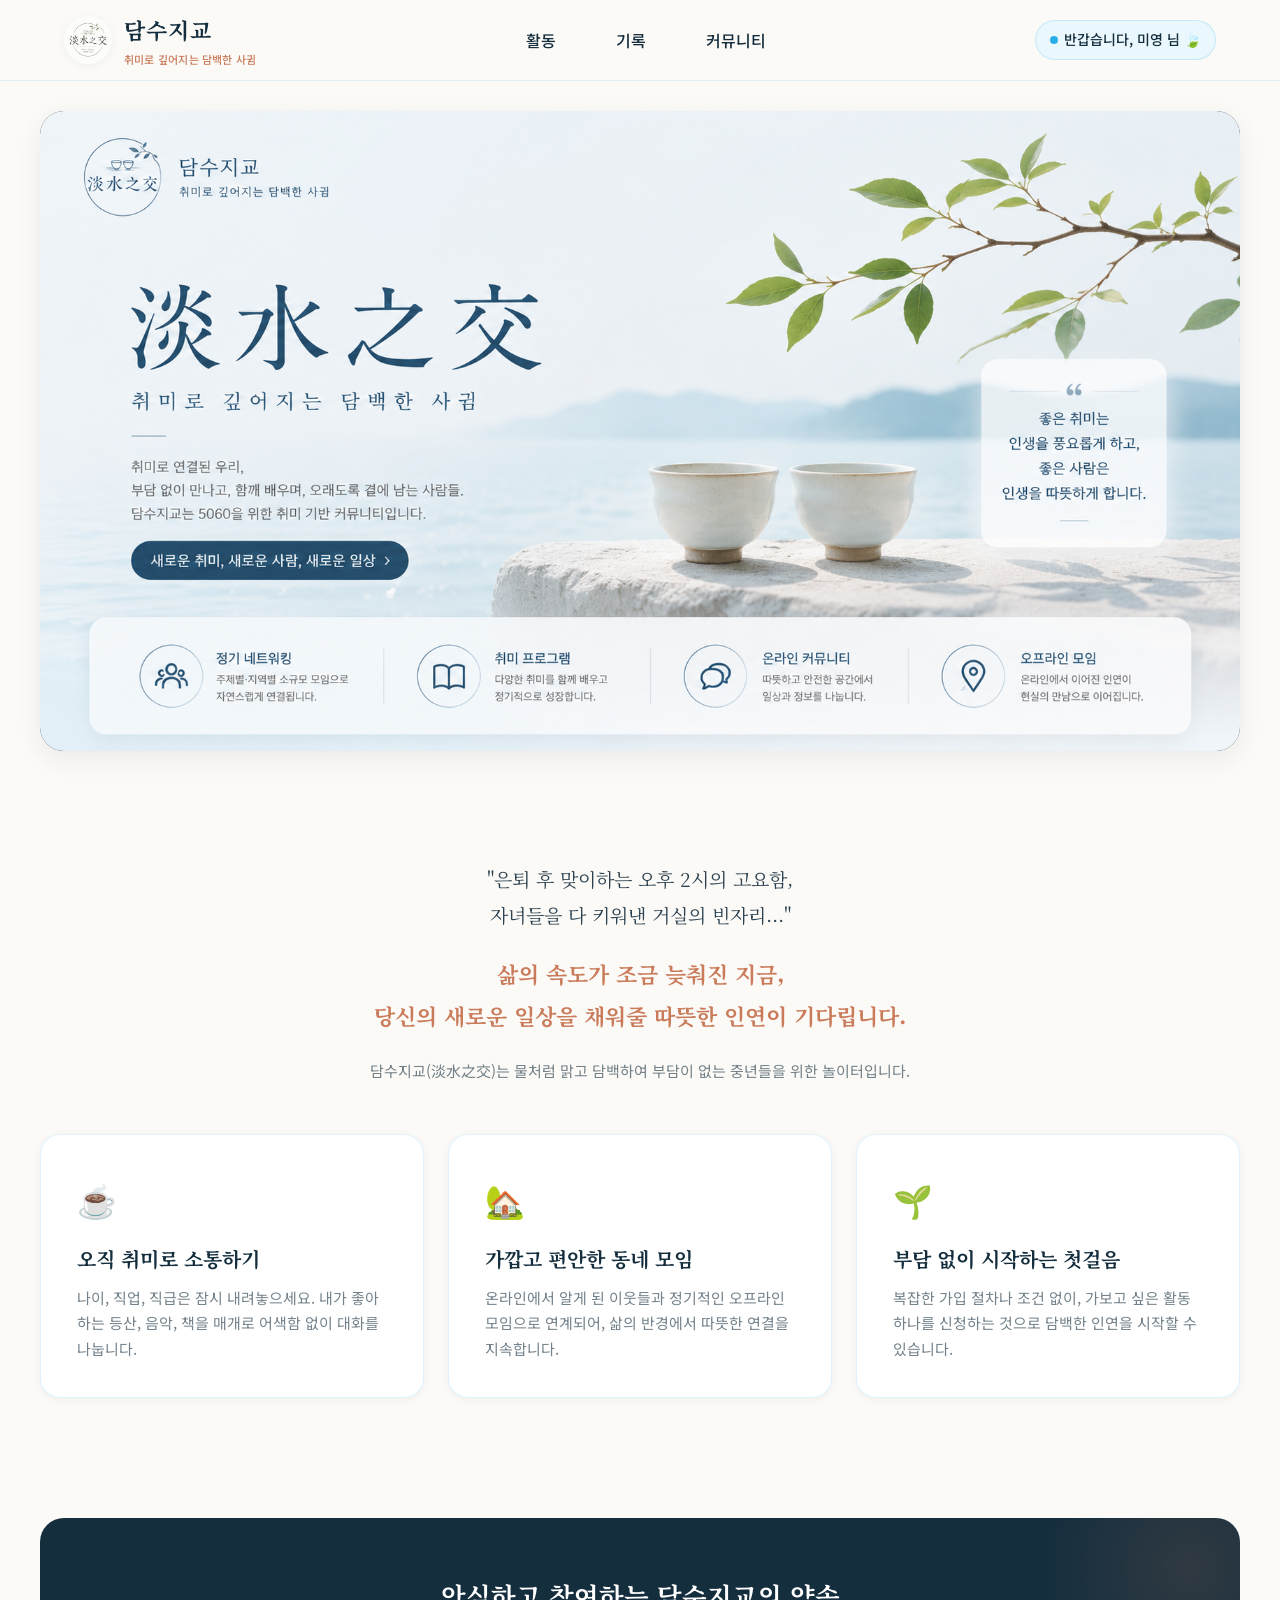
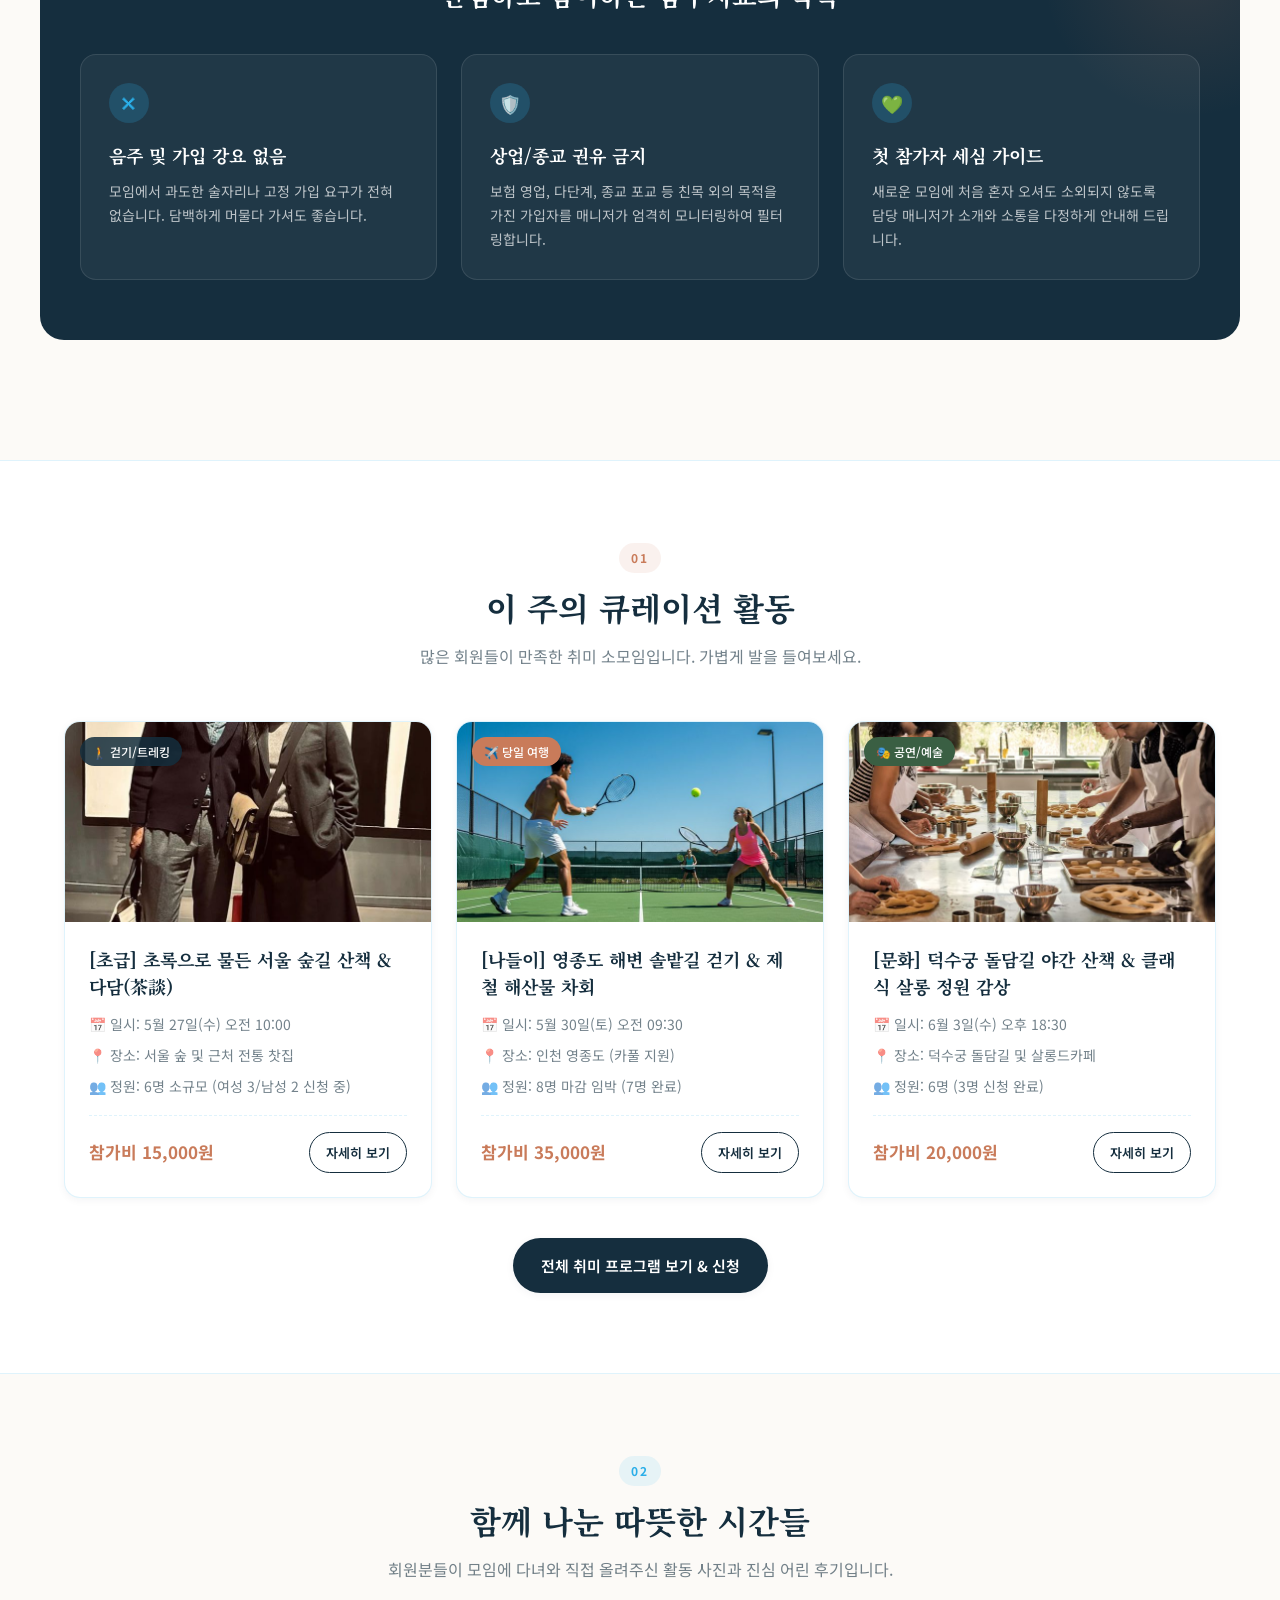
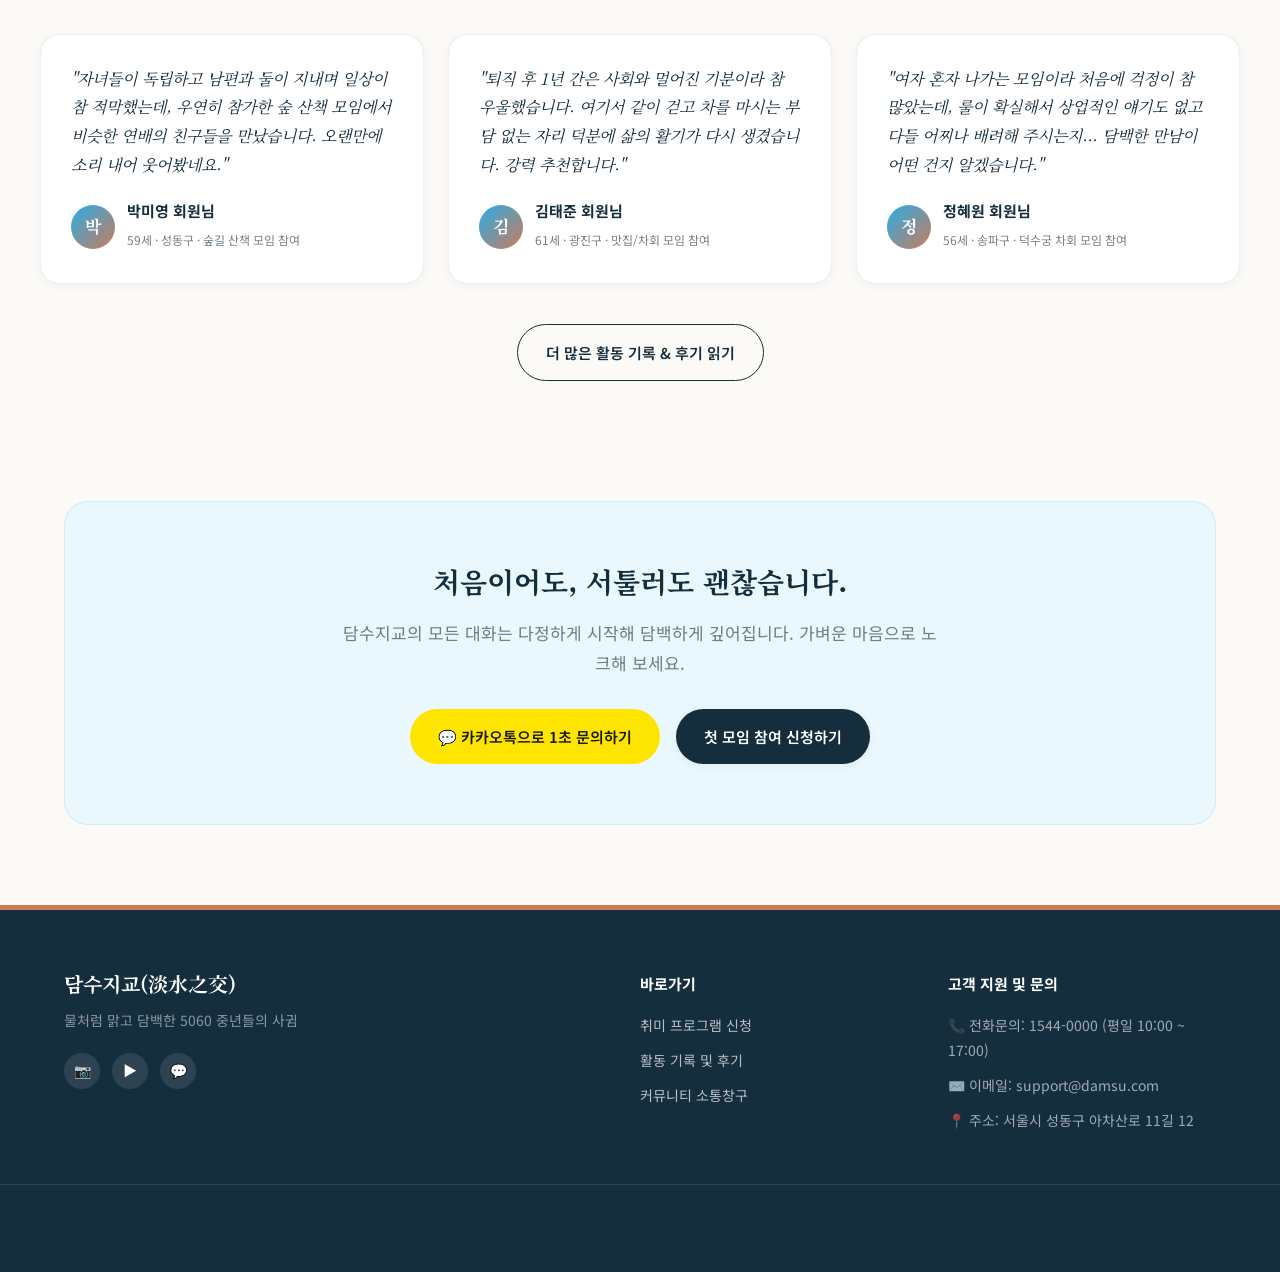
<file: index.html>
<!DOCTYPE html>
<html lang="ko">
<head>
  <meta charset="UTF-8">
  <meta name="viewport" content="width=device-width, initial-scale=1.0">
  <title>담수지교 - 취미로 깊어지는 담백한 사귐 (5060 커뮤니티)</title>
  <meta name="description" content="5060 중년 세대를 위한 취미 기반 커뮤니티. 부담 없는 소모임, 따뜻한 인연, 다양한 취미 활동 큐레이션 및 소통 공간.">
  <link rel="stylesheet" href="style.css">
  <style>
    /* Custom Styling for Homepage */
    .banner-section {
      padding: 30px 0;
      background-color: var(--bg-light);
    }
    
    .banner-wrapper {
      position: relative;
      border-radius: 24px;
      overflow: hidden;
      box-shadow: var(--shadow-md);
      transition: var(--transition);
      background-color: var(--text-dark);
      cursor: pointer;
    }
    
    .banner-wrapper:hover {
      transform: translateY(-4px);
      box-shadow: var(--shadow-lg);
    }
    
    .main-banner-img {
      width: 100%;
      height: auto;
      display: block;
      transition: var(--transition);
    }

    /* Empathy Card Section */
    .empathy-intro {
      text-align: center;
      max-width: 800px;
      margin: 0 auto 50px;
    }
    
    .empathy-intro p {
      font-size: 19px;
      line-height: 1.9;
      color: rgba(21, 46, 62, 0.9);
      font-family: var(--font-serif);
      margin-bottom: 20px;
    }
    
    .empathy-intro span {
      display: block;
      font-size: 15px;
      color: var(--muted);
      margin-top: 10px;
    }

    .empathy-card {
      background-color: var(--white);
      border-radius: 20px;
      padding: 36px;
      border: 1px solid var(--border-color);
      box-shadow: var(--shadow-sm);
      transition: var(--transition);
    }
    
    .empathy-card:hover {
      transform: translateY(-5px);
      box-shadow: var(--shadow-md);
      border-color: rgba(201, 123, 90, 0.3);
    }
    
    .empathy-icon {
      font-size: 32px;
      margin-bottom: 16px;
    }
    
    .empathy-card h3 {
      font-size: 20px;
      margin-bottom: 12px;
      color: var(--text-dark);
    }
    
    .empathy-card p {
      font-size: 15px;
      color: var(--muted);
      line-height: 1.7;
    }

    /* Trust Section */
    .trust-section {
      background-color: var(--text-dark);
      color: var(--white);
      border-radius: 24px;
      padding: 60px 40px;
      margin: 40px 0;
      position: relative;
      overflow: hidden;
    }
    
    .trust-section::before {
      content: '';
      position: absolute;
      top: -100px;
      right: -100px;
      width: 300px;
      height: 300px;
      background: radial-gradient(circle, rgba(201, 123, 90, 0.15) 0%, transparent 70%);
      border-radius: 50%;
    }

    .trust-section h2 {
      color: var(--white);
      text-align: center;
      margin-bottom: 40px;
    }

    .trust-grid {
      display: grid;
      grid-template-columns: repeat(3, 1fr);
      gap: 24px;
      position: relative;
      z-index: 2;
    }

    .trust-item {
      background: rgba(255, 255, 255, 0.05);
      border: 1px solid rgba(255, 255, 255, 0.1);
      border-radius: 16px;
      padding: 28px;
      transition: var(--transition);
    }

    .trust-item:hover {
      background: rgba(255, 255, 255, 0.08);
      border-color: var(--main-blue);
    }

    .trust-badge {
      width: 40px;
      height: 40px;
      border-radius: 50%;
      background-color: rgba(42, 174, 232, 0.2);
      color: var(--main-blue);
      display: flex;
      align-items: center;
      justify-content: center;
      font-size: 18px;
      margin-bottom: 20px;
    }

    .trust-item h3 {
      color: var(--white);
      font-size: 18px;
      margin-bottom: 12px;
    }

    .trust-item p {
      color: rgba(255, 255, 255, 0.7);
      font-size: 14px;
      line-height: 1.7;
    }

    /* Preview Sections */
    .preview-card {
      background-color: var(--white);
      border-radius: 16px;
      overflow: hidden;
      box-shadow: var(--shadow-sm);
      border: 1px solid var(--border-color);
      transition: var(--transition);
      display: flex;
      flex-direction: column;
      height: 100%;
    }
    
    .preview-card:hover {
      transform: translateY(-5px);
      box-shadow: var(--shadow-md);
    }
    
    .preview-img-container {
      width: 100%;
      height: 200px;
      overflow: hidden;
      position: relative;
    }
    
    .preview-img {
      width: 100%;
      height: 100%;
      object-fit: cover;
      transition: var(--transition);
    }
    
    .preview-card:hover .preview-img {
      transform: scale(1.05);
    }

    .preview-tag {
      position: absolute;
      top: 15px;
      left: 15px;
      background-color: rgba(21, 46, 62, 0.85);
      color: var(--white);
      padding: 4px 12px;
      border-radius: 20px;
      font-size: 12px;
      font-weight: 500;
    }

    .preview-body {
      padding: 24px;
      flex: 1;
      display: flex;
      flex-direction: column;
    }

    .preview-title {
      font-size: 18px;
      margin-bottom: 12px;
      line-height: 1.5;
    }

    .preview-info {
      font-size: 14px;
      color: var(--muted);
      margin-bottom: 16px;
      display: flex;
      flex-direction: column;
      gap: 6px;
    }

    .preview-footer {
      margin-top: auto;
      border-top: 1px dashed var(--border-color);
      padding-top: 16px;
      display: flex;
      justify-content: space-between;
      align-items: center;
    }

    .preview-price {
      font-weight: 700;
      color: var(--main-terracotta);
    }

    /* Review Card styling */
    .review-preview-card {
      background-color: var(--white);
      border-radius: 20px;
      padding: 30px;
      border: 1px solid var(--border-color);
      box-shadow: var(--shadow-sm);
      position: relative;
    }

    .review-quote {
      font-family: var(--font-serif);
      font-size: 16px;
      line-height: 1.8;
      color: var(--text-dark);
      margin-bottom: 20px;
      font-style: italic;
    }

    .review-author {
      display: flex;
      align-items: center;
      gap: 12px;
    }

    .author-avatar {
      width: 44px;
      height: 44px;
      border-radius: 50%;
      background: linear-gradient(135deg, var(--main-blue), var(--main-terracotta));
      color: var(--white);
      display: flex;
      align-items: center;
      justify-content: center;
      font-family: var(--font-serif);
      font-weight: 700;
    }

    .author-info h4 {
      font-size: 15px;
      font-family: var(--font-sans);
      margin-bottom: 2px;
    }

    .author-info span {
      font-size: 12px;
      color: var(--muted);
    }

    /* CTA Section */
    .cta-banner {
      background-color: var(--bg-tint);
      border-radius: 24px;
      padding: 60px 40px;
      text-align: center;
      border: 1px solid var(--border-color);
      margin-top: 40px;
    }

    .cta-banner h2 {
      font-size: 28px;
      margin-bottom: 16px;
    }

    .cta-banner p {
      max-width: 600px;
      margin: 0 auto 30px;
      color: var(--muted);
    }

    .cta-btns {
      display: flex;
      gap: 16px;
      justify-content: center;
      flex-wrap: wrap;
    }

    .btn-kakao {
      background-color: #fee500;
      color: #191919;
    }
    
    .btn-kakao:hover {
      background-color: #e5cd00;
      transform: translateY(-2px);
    }
  </style>
</head>
<body>

  <!-- HEADER -->
  <header>
    <div class="container header-container">
      <a href="index.html" class="logo-link">
        <img src="image/담수지교_로고2.png" alt="담수지교 로고" class="logo-img">
        <div class="brand-text">
          <span class="brand-name">담수지교</span>
          <span class="brand-subtext">취미로 깊어지는 담백한 사귐</span>
        </div>
      </a>
      <nav>
        <ul>
          <li><a href="activity.html">활동</a></li>
          <li><a href="record.html">기록</a></li>
          <li><a href="community.html">커뮤니티</a></li>
        </ul>
      </nav>
      <div class="welcome-msg">
        <div class="welcome-dot"></div>
        <span>반갑습니다, 미영 님 🍃</span>
      </div>
    </div>
  </header>

  <!-- HERO BANNER -->
  <section class="banner-section container">
    <div class="banner-wrapper fade-in" onclick="location.href='activity.html'">
      <img src="image/담수지교_웹배너.png" alt="담수지교 - 취미로 깊어지는 담백한 사귐" class="main-banner-img">
    </div>
  </section>

  <!-- EMPATHY INTRO -->
  <section class="section container">
    <div class="empathy-intro fade-in">
      <p>"은퇴 후 맞이하는 오후 2시의 고요함,<br>자녀들을 다 키워낸 거실의 빈자리..."</p>
      <p style="font-size: 22px; font-weight: 700; color: var(--main-terracotta);">
        삶의 속도가 조금 늦춰진 지금,<br>당신의 새로운 일상을 채워줄 따뜻한 인연이 기다립니다.
      </p>
      <span>담수지교(淡水之交)는 물처럼 맑고 담백하여 부담이 없는 중년들을 위한 놀이터입니다.</span>
    </div>

    <div class="grid-3 fade-in">
      <div class="empathy-card">
        <div class="empathy-icon">☕</div>
        <h3>오직 취미로 소통하기</h3>
        <p>나이, 직업, 직급은 잠시 내려놓으세요. 내가 좋아하는 등산, 음악, 책을 매개로 어색함 없이 대화를 나눕니다.</p>
      </div>
      <div class="empathy-card">
        <div class="empathy-icon">🏡</div>
        <h3>가깝고 편안한 동네 모임</h3>
        <p>온라인에서 알게 된 이웃들과 정기적인 오프라인 모임으로 연계되어, 삶의 반경에서 따뜻한 연결을 지속합니다.</p>
      </div>
      <div class="empathy-card">
        <div class="empathy-icon">🌱</div>
        <h3>부담 없이 시작하는 첫걸음</h3>
        <p>복잡한 가입 절차나 조건 없이, 가보고 싶은 활동 하나를 신청하는 것으로 담백한 인연을 시작할 수 있습니다.</p>
      </div>
    </div>
  </section>

  <!-- TRUST (신뢰 설계) -->
  <section class="section container" style="padding-top: 0;">
    <div class="trust-section fade-in">
      <h2>안심하고 참여하는 담수지교의 약속</h2>
      <div class="trust-grid">
        <div class="trust-item">
          <div class="trust-badge">✕</div>
          <h3>음주 및 가입 강요 없음</h3>
          <p>모임에서 과도한 술자리나 고정 가입 요구가 전혀 없습니다. 담백하게 머물다 가셔도 좋습니다.</p>
        </div>
        <div class="trust-item">
          <div class="trust-badge">🛡️</div>
          <h3>상업/종교 권유 금지</h3>
          <p>보험 영업, 다단계, 종교 포교 등 친목 외의 목적을 가진 가입자를 매니저가 엄격히 모니터링하여 필터링합니다.</p>
        </div>
        <div class="trust-item">
          <div class="trust-badge">💚</div>
          <h3>첫 참가자 세심 가이드</h3>
          <p>새로운 모임에 처음 혼자 오셔도 소외되지 않도록 담당 매니저가 소개와 소통을 다정하게 안내해 드립니다.</p>
        </div>
      </div>
    </div>
  </section>

  <!-- MAIN ACTIVE PROGRAMS -->
  <section class="section section-bg">
    <div class="container">
      <div class="section-title-wrap">
        <span class="section-num">01</span>
        <h2 class="section-title">이 주의 큐레이션 활동</h2>
        <p class="section-subtitle">많은 회원들이 만족한 취미 소모임입니다. 가볍게 발을 들여보세요.</p>
      </div>

      <div class="grid-3" style="margin-bottom: 40px;">
        <!-- Card 1 -->
        <div class="preview-card">
          <div class="preview-img-container">
            <span class="preview-tag">🚶 걷기/트레킹</span>
            <img src="image/1.jpg" alt="초록 숲길" class="preview-img">
          </div>
          <div class="preview-body">
            <h3 class="preview-title">[초급] 초록으로 물든 서울 숲길 산책 & 다담(茶談)</h3>
            <div class="preview-info">
              <span>📅 일시: 5월 27일(수) 오전 10:00</span>
              <span>📍 장소: 서울 숲 및 근처 전통 찻집</span>
              <span>👥 정원: 6명 소규모 (여성 3/남성 2 신청 중)</span>
            </div>
            <div class="preview-footer">
              <span class="preview-price">참가비 15,000원</span>
              <a href="activity.html" class="btn btn-outline" style="padding: 8px 16px; font-size: 13px;">자세히 보기</a>
            </div>
          </div>
        </div>

        <!-- Card 2 -->
        <div class="preview-card">
          <div class="preview-img-container">
            <span class="preview-tag" style="background-color: var(--main-terracotta);">✈️ 당일 여행</span>
            <img src="image/2.jpg" alt="바닷가 산책" class="preview-img">
          </div>
          <div class="preview-body">
            <h3 class="preview-title">[나들이] 영종도 해변 솔밭길 걷기 & 제철 해산물 차회</h3>
            <div class="preview-info">
              <span>📅 일시: 5월 30일(토) 오전 09:30</span>
              <span>📍 장소: 인천 영종도 (카풀 지원)</span>
              <span>👥 정원: 8명 마감 임박 (7명 완료)</span>
            </div>
            <div class="preview-footer">
              <span class="preview-price">참가비 35,000원</span>
              <a href="activity.html" class="btn btn-outline" style="padding: 8px 16px; font-size: 13px;">자세히 보기</a>
            </div>
          </div>
        </div>

        <!-- Card 3 -->
        <div class="preview-card">
          <div class="preview-img-container">
            <span class="preview-tag" style="background-color: #3a5f43;">🎭 공연/예술</span>
            <img src="image/3.jpg" alt="공연" class="preview-img">
          </div>
          <div class="preview-body">
            <h3 class="preview-title">[문화] 덕수궁 돌담길 야간 산책 & 클래식 살롱 정원 감상</h3>
            <div class="preview-info">
              <span>📅 일시: 6월 3일(수) 오후 18:30</span>
              <span>📍 장소: 덕수궁 돌담길 및 살롱드카페</span>
              <span>👥 정원: 6명 (3명 신청 완료)</span>
            </div>
            <div class="preview-footer">
              <span class="preview-price">참가비 20,000원</span>
              <a href="activity.html" class="btn btn-outline" style="padding: 8px 16px; font-size: 13px;">자세히 보기</a>
            </div>
          </div>
        </div>
      </div>

      <div style="text-align: center;">
        <a href="activity.html" class="btn btn-primary">전체 취미 프로그램 보기 & 신청</a>
      </div>
    </div>
  </section>

  <!-- LATEST RECORDS PREVIEW -->
  <section class="section container">
    <div class="section-title-wrap">
      <span class="section-num" style="color: var(--main-blue); background: rgba(42, 174, 232, 0.1);">02</span>
      <h2 class="section-title">함께 나눈 따뜻한 시간들</h2>
      <p class="section-subtitle">회원분들이 모임에 다녀와 직접 올려주신 활동 사진과 진심 어린 후기입니다.</p>
    </div>

    <div class="grid-3" style="margin-bottom: 40px;">
      <!-- Review 1 -->
      <div class="review-preview-card">
        <div class="review-quote">
          "자녀들이 독립하고 남편과 둘이 지내며 일상이 참 적막했는데, 우연히 참가한 숲 산책 모임에서 비슷한 연배의 친구들을 만났습니다. 오랜만에 소리 내어 웃어봤네요."
        </div>
        <div class="review-author">
          <div class="author-avatar">박</div>
          <div class="author-info">
            <h4>박미영 회원님</h4>
            <span>59세 · 성동구 · 숲길 산책 모임 참여</span>
          </div>
        </div>
      </div>

      <!-- Review 2 -->
      <div class="review-preview-card">
        <div class="review-quote">
          "퇴직 후 1년 간은 사회와 멀어진 기분이라 참 우울했습니다. 여기서 같이 걷고 차를 마시는 부담 없는 자리 덕분에 삶의 활기가 다시 생겼습니다. 강력 추천합니다."
        </div>
        <div class="review-author">
          <div class="author-avatar">김</div>
          <div class="author-info">
            <h4>김태준 회원님</h4>
            <span>61세 · 광진구 · 맛집/차회 모임 참여</span>
          </div>
        </div>
      </div>

      <!-- Review 3 -->
      <div class="review-preview-card">
        <div class="review-quote">
          "여자 혼자 나가는 모임이라 처음에 걱정이 참 많았는데, 룰이 확실해서 상업적인 얘기도 없고 다들 어찌나 배려해 주시는지... 담백한 만남이 어떤 건지 알겠습니다."
        </div>
        <div class="review-author">
          <div class="author-avatar">정</div>
          <div class="author-info">
            <h4>정혜원 회원님</h4>
            <span>56세 · 송파구 · 덕수궁 차회 모임 참여</span>
          </div>
        </div>
      </div>
    </div>

    <div style="text-align: center;">
      <a href="record.html" class="btn btn-outline">더 많은 활동 기록 & 후기 읽기</a>
    </div>
  </section>

  <!-- CTA AREA -->
  <section class="container" style="margin-bottom: 80px;">
    <div class="cta-banner">
      <h2>처음이어도, 서툴러도 괜찮습니다.</h2>
      <p>담수지교의 모든 대화는 다정하게 시작해 담백하게 깊어집니다. 가벼운 마음으로 노크해 보세요.</p>
      <div class="cta-btns">
        <a href="https://pf.kakao.com" target="_blank" class="btn btn-kakao">
          <span>💬 카카오톡으로 1초 문의하기</span>
        </a>
        <a href="activity.html" class="btn btn-primary">첫 모임 참여 신청하기</a>
      </div>
    </div>
  </section>

  <!-- FOOTER -->
  <footer>
    <div class="container footer-top">
      <div class="footer-brand">
        <h4>담수지교(淡水之交)</h4>
        <p>물처럼 맑고 담백한 5060 중년들의 사귐</p>
        <div class="footer-sns">
          <a href="#" class="sns-btn" title="인스타그램">📷</a>
          <a href="#" class="sns-btn" title="유튜브">▶</a>
          <a href="#" class="sns-btn" title="카카오 채널">💬</a>
        </div>
      </div>
      <div class="footer-links">
        <h5>바로가기</h5>
        <ul>
          <li><a href="activity.html">취미 프로그램 신청</a></li>
          <li><a href="record.html">활동 기록 및 후기</a></li>
          <li><a href="community.html">커뮤니티 소통창구</a></li>
        </ul>
      </div>
      <div class="footer-contact">
        <h5>고객 지원 및 문의</h5>
        <p>📞 전화문의: 1544-0000 (평일 10:00 ~ 17:00)</p>
        <p>✉️ 이메일: support@damsu.com</p>
        <p>📍 주소: 서울시 성동구 아차산로 11길 12</p>
      </div>
    </div>
    <div class="footer-bottom">
      <p>&copy; 2026 담수지교. All rights reserved. 5060 중년 세대를 위한 건강한 소모임 플랫폼.</p>
    </div>
  </footer>

</body>
</html>
</file>
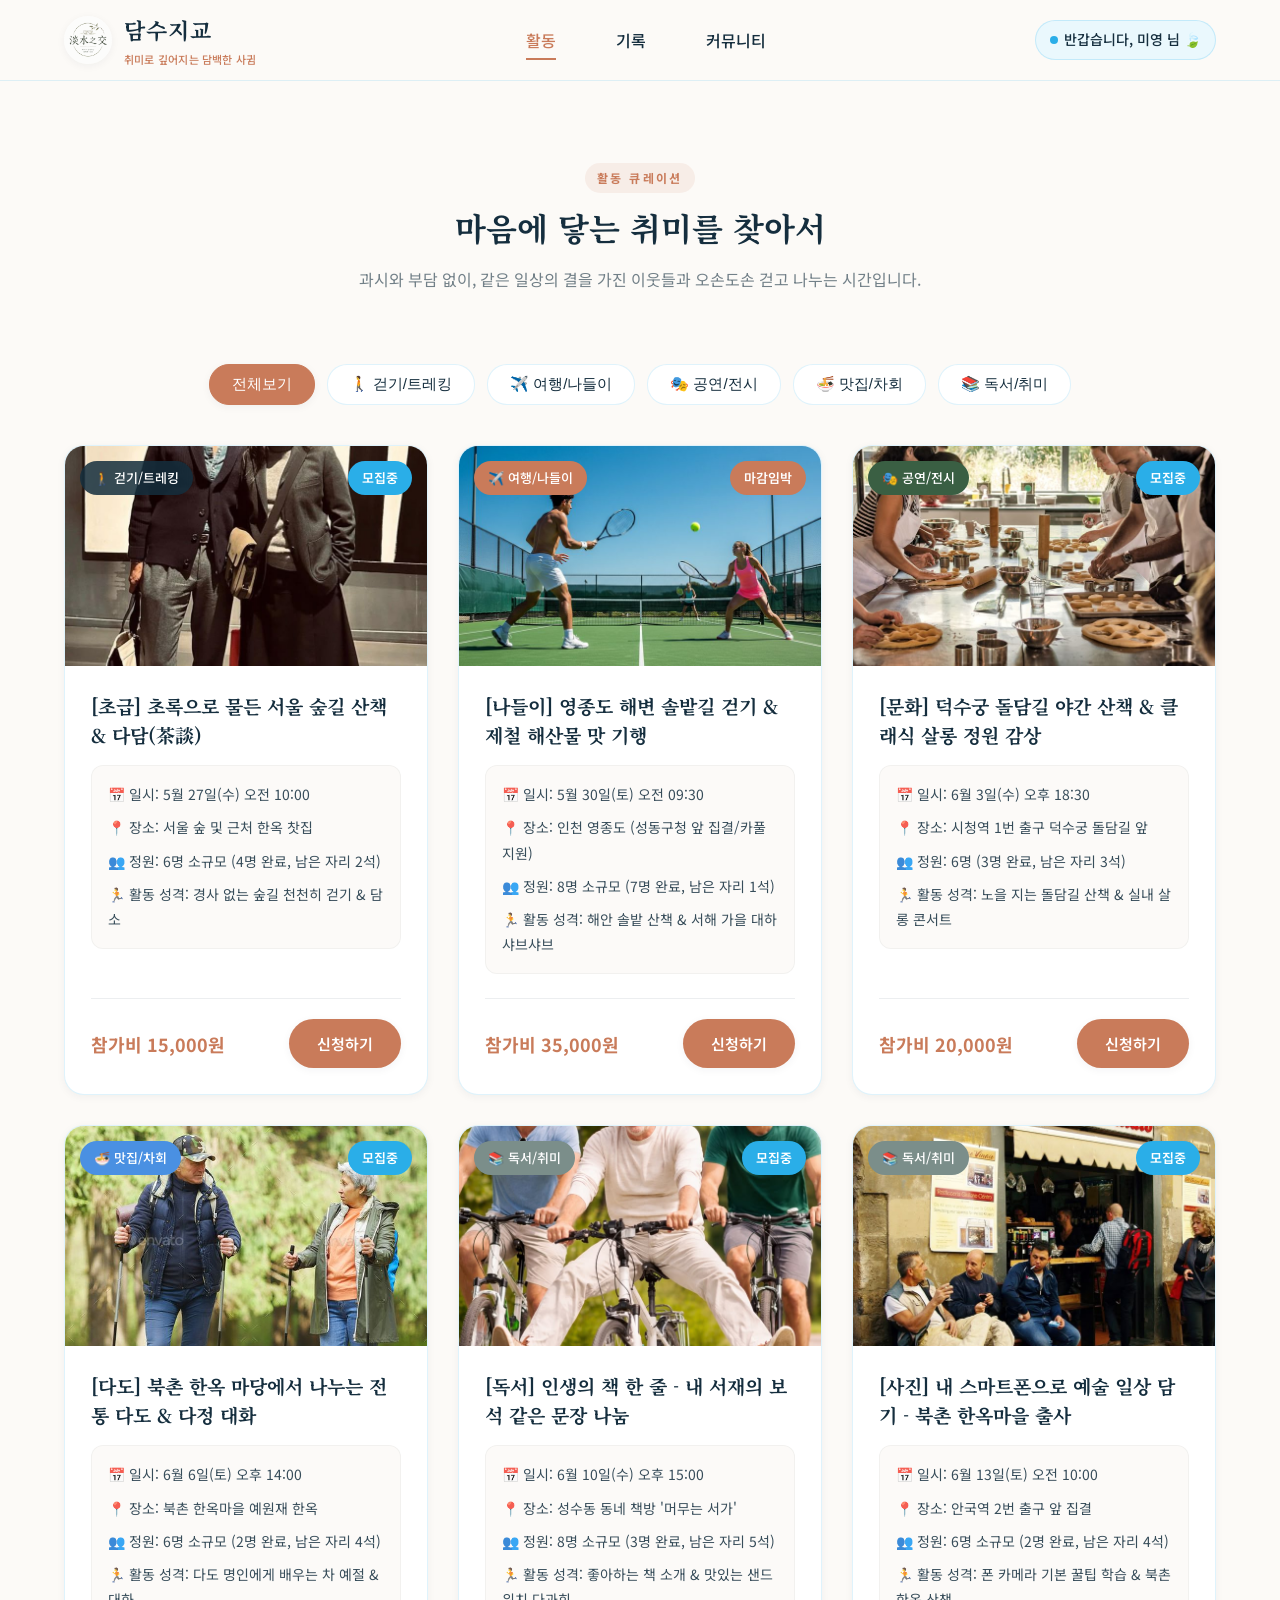
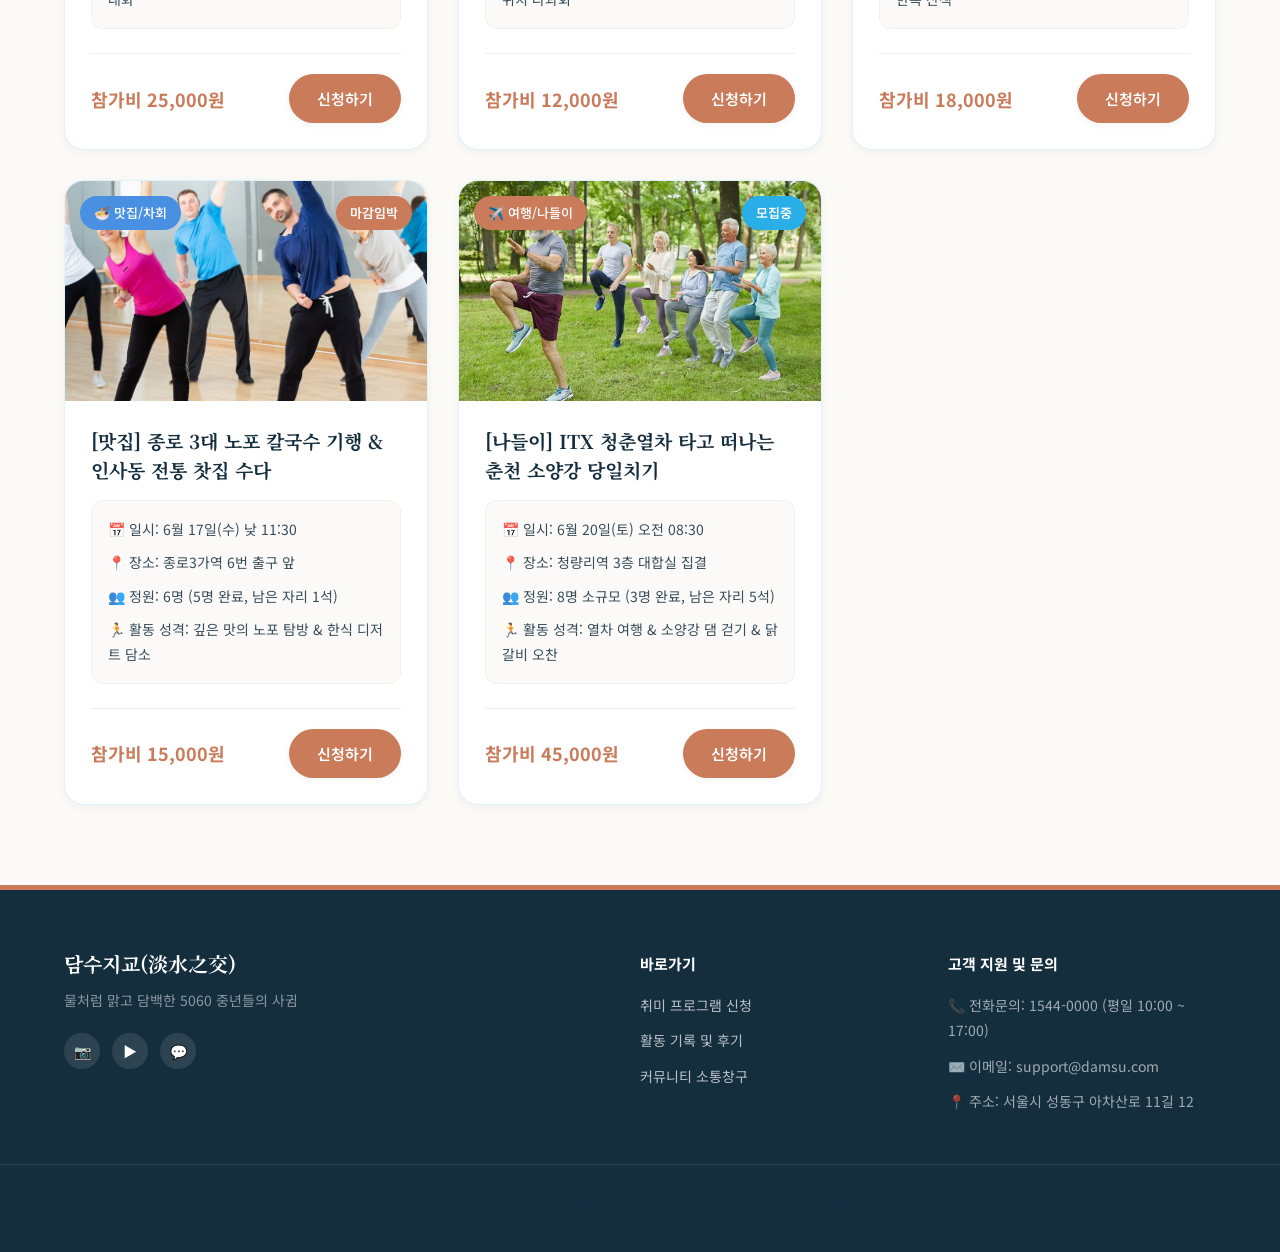
<file: activity.html>
<!DOCTYPE html>
<html lang="ko">
<head>
  <meta charset="UTF-8">
  <meta name="viewport" content="width=device-width, initial-scale=1.0">
  <title>활동 프로그램 신청 - 담수지교</title>
  <meta name="description" content="담수지교의 다양한 5060 취미 모임과 네트워킹 프로그램을 확인하고 손쉽게 참여 신청하세요.">
  <link rel="stylesheet" href="style.css">
  <style>
    /* Activity Page Styling */
    .filter-wrapper {
      display: flex;
      justify-content: center;
      gap: 12px;
      flex-wrap: wrap;
      margin-bottom: 40px;
    }
    
    .filter-btn {
      background-color: var(--white);
      border: 1px solid var(--border-color);
      padding: 10px 22px;
      border-radius: 20px;
      font-size: 15px;
      font-weight: 500;
      cursor: pointer;
      transition: var(--transition);
      color: var(--text-dark);
    }
    
    .filter-btn:hover, .filter-btn.active {
      background-color: var(--main-terracotta);
      border-color: var(--main-terracotta);
      color: var(--white);
      box-shadow: var(--shadow-sm);
    }

    .activity-grid {
      display: grid;
      grid-template-columns: repeat(3, 1fr);
      gap: 30px;
    }

    .activity-card {
      background-color: var(--white);
      border-radius: 20px;
      overflow: hidden;
      box-shadow: var(--shadow-sm);
      border: 1px solid var(--border-color);
      transition: var(--transition);
      display: flex;
      flex-direction: column;
    }

    .activity-card:hover {
      transform: translateY(-5px);
      box-shadow: var(--shadow-md);
      border-color: rgba(42, 174, 232, 0.3);
    }

    .activity-img-wrap {
      height: 220px;
      position: relative;
      overflow: hidden;
    }

    .activity-img {
      width: 100%;
      height: 100%;
      object-fit: cover;
      transition: var(--transition);
    }

    .activity-card:hover .activity-img {
      transform: scale(1.04);
    }

    .activity-tag {
      position: absolute;
      top: 15px;
      left: 15px;
      background-color: rgba(21, 46, 62, 0.85);
      color: var(--white);
      padding: 5px 14px;
      border-radius: 20px;
      font-size: 13px;
      font-weight: 500;
      z-index: 2;
    }

    .activity-status-badge {
      position: absolute;
      top: 15px;
      right: 15px;
      background-color: var(--main-blue);
      color: var(--white);
      padding: 5px 14px;
      border-radius: 20px;
      font-size: 13px;
      font-weight: 600;
      z-index: 2;
    }

    .activity-status-badge.closing {
      background-color: var(--main-terracotta);
    }

    .activity-body {
      padding: 26px;
      flex: 1;
      display: flex;
      flex-direction: column;
    }

    .activity-title {
      font-size: 19px;
      margin-bottom: 16px;
      line-height: 1.5;
    }

    .activity-details {
      font-size: 14px;
      color: var(--text-dark);
      opacity: 0.85;
      display: flex;
      flex-direction: column;
      gap: 8px;
      margin-bottom: 24px;
      padding: 16px;
      background-color: var(--bg-light);
      border-radius: 12px;
      border: 1px solid rgba(21, 46, 62, 0.05);
    }

    .activity-details span {
      display: flex;
      align-items: center;
      gap: 8px;
    }

    .activity-footer {
      margin-top: auto;
      display: flex;
      justify-content: space-between;
      align-items: center;
      border-top: 1px solid rgba(21, 46, 62, 0.08);
      padding-top: 20px;
    }

    .activity-price {
      font-size: 18px;
      font-weight: 700;
      color: var(--main-terracotta);
    }

    .reassurance-note {
      font-size: 12px;
      color: var(--muted);
      margin-top: 14px;
      text-align: center;
      line-height: 1.5;
    }

    @media (max-width: 992px) {
      .activity-grid {
        grid-template-columns: repeat(2, 1fr);
      }
    }

    @media (max-width: 768px) {
      .activity-grid {
        grid-template-columns: 1fr;
      }
    }
  </style>
</head>
<body>

  <!-- HEADER -->
  <header>
    <div class="container header-container">
      <a href="index.html" class="logo-link">
        <img src="image/담수지교_로고2.png" alt="담수지교 로고" class="logo-img">
        <div class="brand-text">
          <span class="brand-name">담수지교</span>
          <span class="brand-subtext">취미로 깊어지는 담백한 사귐</span>
        </div>
      </a>
      <nav>
        <ul>
          <li class="active"><a href="activity.html">활동</a></li>
          <li><a href="record.html">기록</a></li>
          <li><a href="community.html">커뮤니티</a></li>
        </ul>
      </nav>
      <div class="welcome-msg">
        <div class="welcome-dot"></div>
        <span>반갑습니다, 미영 님 🍃</span>
      </div>
    </div>
  </header>

  <!-- INTRO BANNER -->
  <section class="section container" style="padding-bottom: 20px;">
    <div class="section-title-wrap">
      <span class="section-num">활동 큐레이션</span>
      <h1 class="section-title" style="font-size: 32px; margin-bottom: 16px;">마음에 닿는 취미를 찾아서</h1>
      <p class="section-subtitle">과시와 부담 없이, 같은 일상의 결을 가진 이웃들과 오손도손 걷고 나누는 시간입니다.</p>
    </div>
  </section>

  <!-- FILTER & LIST -->
  <section class="container" style="margin-bottom: 80px;">
    <!-- Filters -->
    <div class="filter-wrapper">
      <button class="filter-btn active" data-filter="all">전체보기</button>
      <button class="filter-btn" data-filter="walking">🚶 걷기/트레킹</button>
      <button class="filter-btn" data-filter="travel">✈️ 여행/나들이</button>
      <button class="filter-btn" data-filter="culture">🎭 공연/전시</button>
      <button class="filter-btn" data-filter="tea">🍜 맛집/차회</button>
      <button class="filter-btn" data-filter="book">📚 독서/취미</button>
    </div>

    <!-- Cards Grid -->
    <div class="activity-grid" id="activityGrid">
      
      <!-- Card 1 -->
      <div class="activity-card" data-category="walking">
        <div class="activity-img-wrap">
          <span class="activity-tag">🚶 걷기/트레킹</span>
          <span class="activity-status-badge">모집중</span>
          <img src="image/1.jpg" alt="숲 산책" class="activity-img">
        </div>
        <div class="activity-body">
          <h3 class="activity-title">[초급] 초록으로 물든 서울 숲길 산책 & 다담(茶談)</h3>
          <div class="activity-details">
            <span>📅 일시: 5월 27일(수) 오전 10:00</span>
            <span>📍 장소: 서울 숲 및 근처 한옥 찻집</span>
            <span>👥 정원: 6명 소규모 (4명 완료, 남은 자리 2석)</span>
            <span>🏃 활동 성격: 경사 없는 숲길 천천히 걷기 & 담소</span>
          </div>
          <div class="activity-footer">
            <span class="activity-price">참가비 15,000원</span>
            <button class="btn btn-accent apply-btn" data-title="[초급] 서울 숲길 산책 & 다담" data-fee="15,000원">신청하기</button>
          </div>
        </div>
      </div>

      <!-- Card 2 -->
      <div class="activity-card" data-category="travel">
        <div class="activity-img-wrap">
          <span class="activity-tag" style="background-color: var(--main-terracotta);">✈️ 여행/나들이</span>
          <span class="activity-status-badge closing">마감임박</span>
          <img src="image/2.jpg" alt="영종도 바다" class="activity-img">
        </div>
        <div class="activity-body">
          <h3 class="activity-title">[나들이] 영종도 해변 솔밭길 걷기 & 제철 해산물 맛 기행</h3>
          <div class="activity-details">
            <span>📅 일시: 5월 30일(토) 오전 09:30</span>
            <span>📍 장소: 인천 영종도 (성동구청 앞 집결/카풀 지원)</span>
            <span>👥 정원: 8명 소규모 (7명 완료, 남은 자리 1석)</span>
            <span>🏃 활동 성격: 해안 솔밭 산책 & 서해 가을 대하 샤브샤브</span>
          </div>
          <div class="activity-footer">
            <span class="activity-price">참가비 35,000원</span>
            <button class="btn btn-accent apply-btn" data-title="영종도 해변 솔밭길 & 해산물 맛 기행" data-fee="35,000원">신청하기</button>
          </div>
        </div>
      </div>

      <!-- Card 3 -->
      <div class="activity-card" data-category="culture">
        <div class="activity-img-wrap">
          <span class="activity-tag" style="background-color: #3a5f43;">🎭 공연/전시</span>
          <span class="activity-status-badge">모집중</span>
          <img src="image/3.jpg" alt="클래식홀" class="activity-img">
        </div>
        <div class="activity-body">
          <h3 class="activity-title">[문화] 덕수궁 돌담길 야간 산책 & 클래식 살롱 정원 감상</h3>
          <div class="activity-details">
            <span>📅 일시: 6월 3일(수) 오후 18:30</span>
            <span>📍 장소: 시청역 1번 출구 덕수궁 돌담길 앞</span>
            <span>👥 정원: 6명 (3명 완료, 남은 자리 3석)</span>
            <span>🏃 활동 성격: 노을 지는 돌담길 산책 & 실내 살롱 콘서트</span>
          </div>
          <div class="activity-footer">
            <span class="activity-price">참가비 20,000원</span>
            <button class="btn btn-accent apply-btn" data-title="덕수궁 돌담길 야간 산책 & 클래식 정원" data-fee="20,000원">신청하기</button>
          </div>
        </div>
      </div>

      <!-- Card 4 -->
      <div class="activity-card" data-category="tea">
        <div class="activity-img-wrap">
          <span class="activity-tag" style="background-color: #4a90e2;">🍜 맛집/차회</span>
          <span class="activity-status-badge">모집중</span>
          <img src="image/4.jpg" alt="한옥 차실" class="activity-img">
        </div>
        <div class="activity-body">
          <h3 class="activity-title">[다도] 북촌 한옥 마당에서 나누는 전통 다도 & 다정 대화</h3>
          <div class="activity-details">
            <span>📅 일시: 6월 6일(토) 오후 14:00</span>
            <span>📍 장소: 북촌 한옥마을 예원재 한옥</span>
            <span>👥 정원: 6명 소규모 (2명 완료, 남은 자리 4석)</span>
            <span>🏃 활동 성격: 다도 명인에게 배우는 차 예절 & 대화</span>
          </div>
          <div class="activity-footer">
            <span class="activity-price">참가비 25,000원</span>
            <button class="btn btn-accent apply-btn" data-title="북촌 한옥 전통 다도 & 다정 대화" data-fee="25,000원">신청하기</button>
          </div>
        </div>
      </div>

      <!-- Card 5 -->
      <div class="activity-card" data-category="book">
        <div class="activity-img-wrap">
          <span class="activity-tag" style="background-color: #7b8e8a;">📚 독서/취미</span>
          <span class="activity-status-badge">모집중</span>
          <img src="image/5.jpg" alt="책장 서가" class="activity-img">
        </div>
        <div class="activity-body">
          <h3 class="activity-title">[독서] 인생의 책 한 줄 - 내 서재의 보석 같은 문장 나눔</h3>
          <div class="activity-details">
            <span>📅 일시: 6월 10일(수) 오후 15:00</span>
            <span>📍 장소: 성수동 동네 책방 '머무는 서가'</span>
            <span>👥 정원: 8명 소규모 (3명 완료, 남은 자리 5석)</span>
            <span>🏃 활동 성격: 좋아하는 책 소개 & 맛있는 샌드위치 다과회</span>
          </div>
          <div class="activity-footer">
            <span class="activity-price">참가비 12,000원</span>
            <button class="btn btn-accent apply-btn" data-title="인생의 책 한 줄 문장 나눔" data-fee="12,000원">신청하기</button>
          </div>
        </div>
      </div>

      <!-- Card 6 -->
      <div class="activity-card" data-category="book">
        <div class="activity-img-wrap">
          <span class="activity-tag" style="background-color: #7b8e8a;">📚 독서/취미</span>
          <span class="activity-status-badge">모집중</span>
          <img src="image/6.jpg" alt="한옥 풍경" class="activity-img">
        </div>
        <div class="activity-body">
          <h3 class="activity-title">[사진] 내 스마트폰으로 예술 일상 담기 - 북촌 한옥마을 출사</h3>
          <div class="activity-details">
            <span>📅 일시: 6월 13일(토) 오전 10:00</span>
            <span>📍 장소: 안국역 2번 출구 앞 집결</span>
            <span>👥 정원: 6명 소규모 (2명 완료, 남은 자리 4석)</span>
            <span>🏃 활동 성격: 폰 카메라 기본 꿀팁 학습 & 북촌 한옥 산책</span>
          </div>
          <div class="activity-footer">
            <span class="activity-price">참가비 18,000원</span>
            <button class="btn btn-accent apply-btn" data-title="스마트폰 예술 일상 북촌 출사" data-fee="18,000원">신청하기</button>
          </div>
        </div>
      </div>

      <!-- Card 7 -->
      <div class="activity-card" data-category="tea">
        <div class="activity-img-wrap">
          <span class="activity-tag" style="background-color: #4a90e2;">🍜 맛집/차회</span>
          <span class="activity-status-badge closing">마감임박</span>
          <img src="image/7.jpg" alt="국수 음식" class="activity-img">
        </div>
        <div class="activity-body">
          <h3 class="activity-title">[맛집] 종로 3대 노포 칼국수 기행 & 인사동 전통 찻집 수다</h3>
          <div class="activity-details">
            <span>📅 일시: 6월 17일(수) 낮 11:30</span>
            <span>📍 장소: 종로3가역 6번 출구 앞</span>
            <span>👥 정원: 6명 (5명 완료, 남은 자리 1석)</span>
            <span>🏃 활동 성격: 깊은 맛의 노포 탐방 & 한식 디저트 담소</span>
          </div>
          <div class="activity-footer">
            <span class="activity-price">참가비 15,000원</span>
            <button class="btn btn-accent apply-btn" data-title="종로 노포 칼국수 기행 & 인사동 찻집" data-fee="15,000원">신청하기</button>
          </div>
        </div>
      </div>

      <!-- Card 8 -->
      <div class="activity-card" data-category="travel">
        <div class="activity-img-wrap">
          <span class="activity-tag" style="background-color: var(--main-terracotta);">✈️ 여행/나들이</span>
          <span class="activity-status-badge">모집중</span>
          <img src="image/8.jpg" alt="소양강 댐" class="activity-img">
        </div>
        <div class="activity-body">
          <h3 class="activity-title">[나들이] ITX 청춘열차 타고 떠나는 춘천 소양강 당일치기</h3>
          <div class="activity-details">
            <span>📅 일시: 6월 20일(토) 오전 08:30</span>
            <span>📍 장소: 청량리역 3층 대합실 집결</span>
            <span>👥 정원: 8명 소규모 (3명 완료, 남은 자리 5석)</span>
            <span>🏃 활동 성격: 열차 여행 & 소양강 댐 걷기 & 닭갈비 오찬</span>
          </div>
          <div class="activity-footer">
            <span class="activity-price">참가비 45,000원</span>
            <button class="btn btn-accent apply-btn" data-title="춘천 소양강 당일치기 여행" data-fee="45,000원">신청하기</button>
          </div>
        </div>
      </div>

    </div>
  </section>

  <!-- APPLY MODAL -->
  <div class="modal" id="applyModal">
    <div class="modal-content">
      <span class="close-modal" id="closeModal">&times;</span>
      <h2 style="margin-bottom: 10px; font-size: 24px;" id="modalProgramTitle">모임 참여 신청</h2>
      <p style="color: var(--main-terracotta); font-size: 15px; font-weight: 600; margin-bottom: 24px;" id="modalProgramFee">참가비: -</p>
      
      <form id="applyForm">
        <div class="form-group">
          <label for="userName">이름 (성함)</label>
          <input type="text" id="userName" class="form-control" placeholder="성함을 입력해주세요 (예: 박미영)" required>
        </div>
        <div class="form-group">
          <label for="userPhone">연락처 (휴대전화)</label>
          <input type="tel" id="userPhone" class="form-control" placeholder="010-0000-0000" pattern="[0-9]{3}-[0-9]{3,4}-[0-9]{4}" required>
        </div>
        <div class="form-group">
          <label for="userMessage">매니저에게 전할 말 (선택)</label>
          <textarea id="userMessage" class="form-control" rows="3" placeholder="예: 첫 모임 참가인데 잘 부탁드립니다. 무릎이 안 좋은데 걷는 게 많이 힘든가요? 등"></textarea>
        </div>
        
        <div style="background-color: var(--bg-tint); padding: 15px; border-radius: 12px; border: 1.5px dashed var(--main-blue); margin-bottom: 24px; font-size: 13.5px; color: var(--text-dark);">
          🌱 <strong>안심 안내:</strong> 담수지교는 상업적 권유나 종교 포교, 가입 강요를 전면 금지합니다. 모임 시작 전 매니저가 연락처로 참가 확정 문자 및 상세 안내를 드립니다.
        </div>

        <button type="submit" class="btn btn-primary" style="width: 100%;">참여 신청 완료하기</button>
        <p class="reassurance-note">신청 시 요금이 즉시 결제되지 않으며, 매니저 상담 후 확정됩니다.</p>
      </form>
    </div>
  </div>

  <!-- TOAST NOTIFICATION -->
  <div class="toast" id="applyToast">
    <div class="toast-icon">✓</div>
    <div>
      <h4 style="font-size: 15px; color: var(--white); font-family: var(--font-sans); margin-bottom: 2px;">신청 완료되었습니다.</h4>
      <p style="font-size: 13px; color: rgba(255,255,255,0.85); margin: 0;">매니저가 오늘 중 다정하게 상세 문자를 보내드릴게요. 🍃</p>
    </div>
  </div>

  <!-- FOOTER -->
  <footer>
    <div class="container footer-top">
      <div class="footer-brand">
        <h4>담수지교(淡水之交)</h4>
        <p>물처럼 맑고 담백한 5060 중년들의 사귐</p>
        <div class="footer-sns">
          <a href="#" class="sns-btn">📷</a>
          <a href="#" class="sns-btn">▶</a>
          <a href="#" class="sns-btn">💬</a>
        </div>
      </div>
      <div class="footer-links">
        <h5>바로가기</h5>
        <ul>
          <li><a href="activity.html">취미 프로그램 신청</a></li>
          <li><a href="record.html">활동 기록 및 후기</a></li>
          <li><a href="community.html">커뮤니티 소통창구</a></li>
        </ul>
      </div>
      <div class="footer-contact">
        <h5>고객 지원 및 문의</h5>
        <p>📞 전화문의: 1544-0000 (평일 10:00 ~ 17:00)</p>
        <p>✉️ 이메일: support@damsu.com</p>
        <p>📍 주소: 서울시 성동구 아차산로 11길 12</p>
      </div>
    </div>
    <div class="footer-bottom">
      <p>&copy; 2026 담수지교. All rights reserved. 5060 중년 세대를 위한 건강한 소모임 플랫폼.</p>
    </div>
  </footer>

  <!-- SCRIPT FOR FILTER & MODAL -->
  <script>
    document.addEventListener('DOMContentLoaded', () => {
      // 1. Filtering Logic
      const filterBtns = document.querySelectorAll('.filter-btn');
      const cards = document.querySelectorAll('.activity-card');
      
      filterBtns.forEach(btn => {
        btn.addEventListener('click', () => {
          // Remove active class from other buttons
          filterBtns.forEach(b => b.classList.remove('active'));
          btn.classList.add('active');
          
          const filterValue = btn.getAttribute('data-filter');
          
          cards.forEach(card => {
            if (filterValue === 'all') {
              card.style.display = 'flex';
            } else {
              const cardCat = card.getAttribute('data-category');
              if (cardCat === filterValue) {
                card.style.display = 'flex';
              } else {
                card.style.display = 'none';
              }
            }
          });
        });
      });

      // 2. Modal Logic
      const modal = document.getElementById('applyModal');
      const closeModal = document.getElementById('closeModal');
      const applyBtns = document.querySelectorAll('.apply-btn');
      const applyForm = document.getElementById('applyForm');
      const toast = document.getElementById('applyToast');
      
      const modalTitle = document.getElementById('modalProgramTitle');
      const modalFee = document.getElementById('modalProgramFee');

      applyBtns.forEach(btn => {
        btn.addEventListener('click', () => {
          const title = btn.getAttribute('data-title');
          const fee = btn.getAttribute('data-fee');
          
          modalTitle.textContent = title + ' 모임 신청';
          modalFee.textContent = '참가 요금: ' + fee;
          
          // Open Modal
          modal.classList.add('active');
        });
      });

      closeModal.addEventListener('click', () => {
        modal.classList.remove('active');
      });

      // Close modal on background click
      window.addEventListener('click', (e) => {
        if (e.target === modal) {
          modal.classList.remove('active');
        }
      });

      // 3. Form Submit & Toast
      applyForm.addEventListener('submit', (e) => {
        e.preventDefault();
        
        // Hide Modal
        modal.classList.remove('active');
        
        // Reset Form
        applyForm.reset();
        
        // Show Success Toast
        toast.classList.add('show');
        
        // Hide Toast after 4.5 seconds
        setTimeout(() => {
          toast.classList.remove('show');
        }, 4500);
      });
    });
  </script>
</body>
</html>
</file>
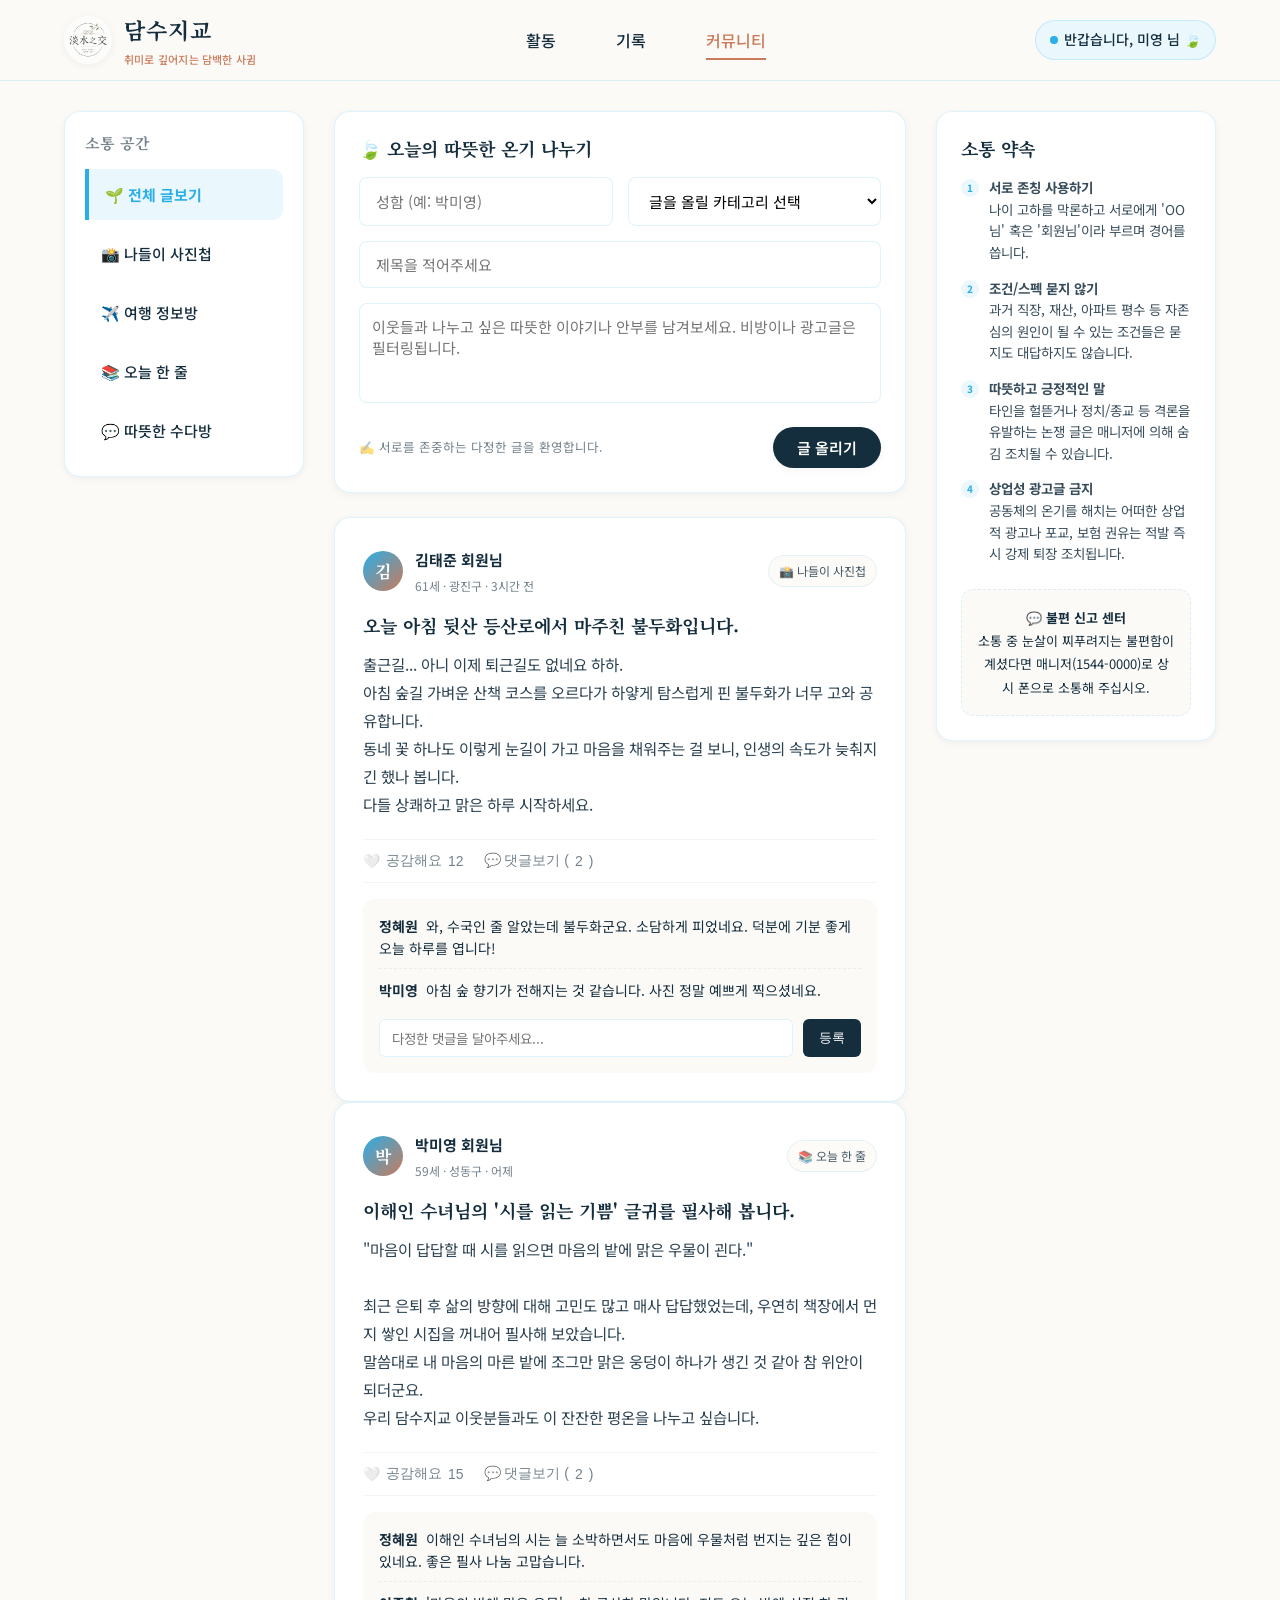
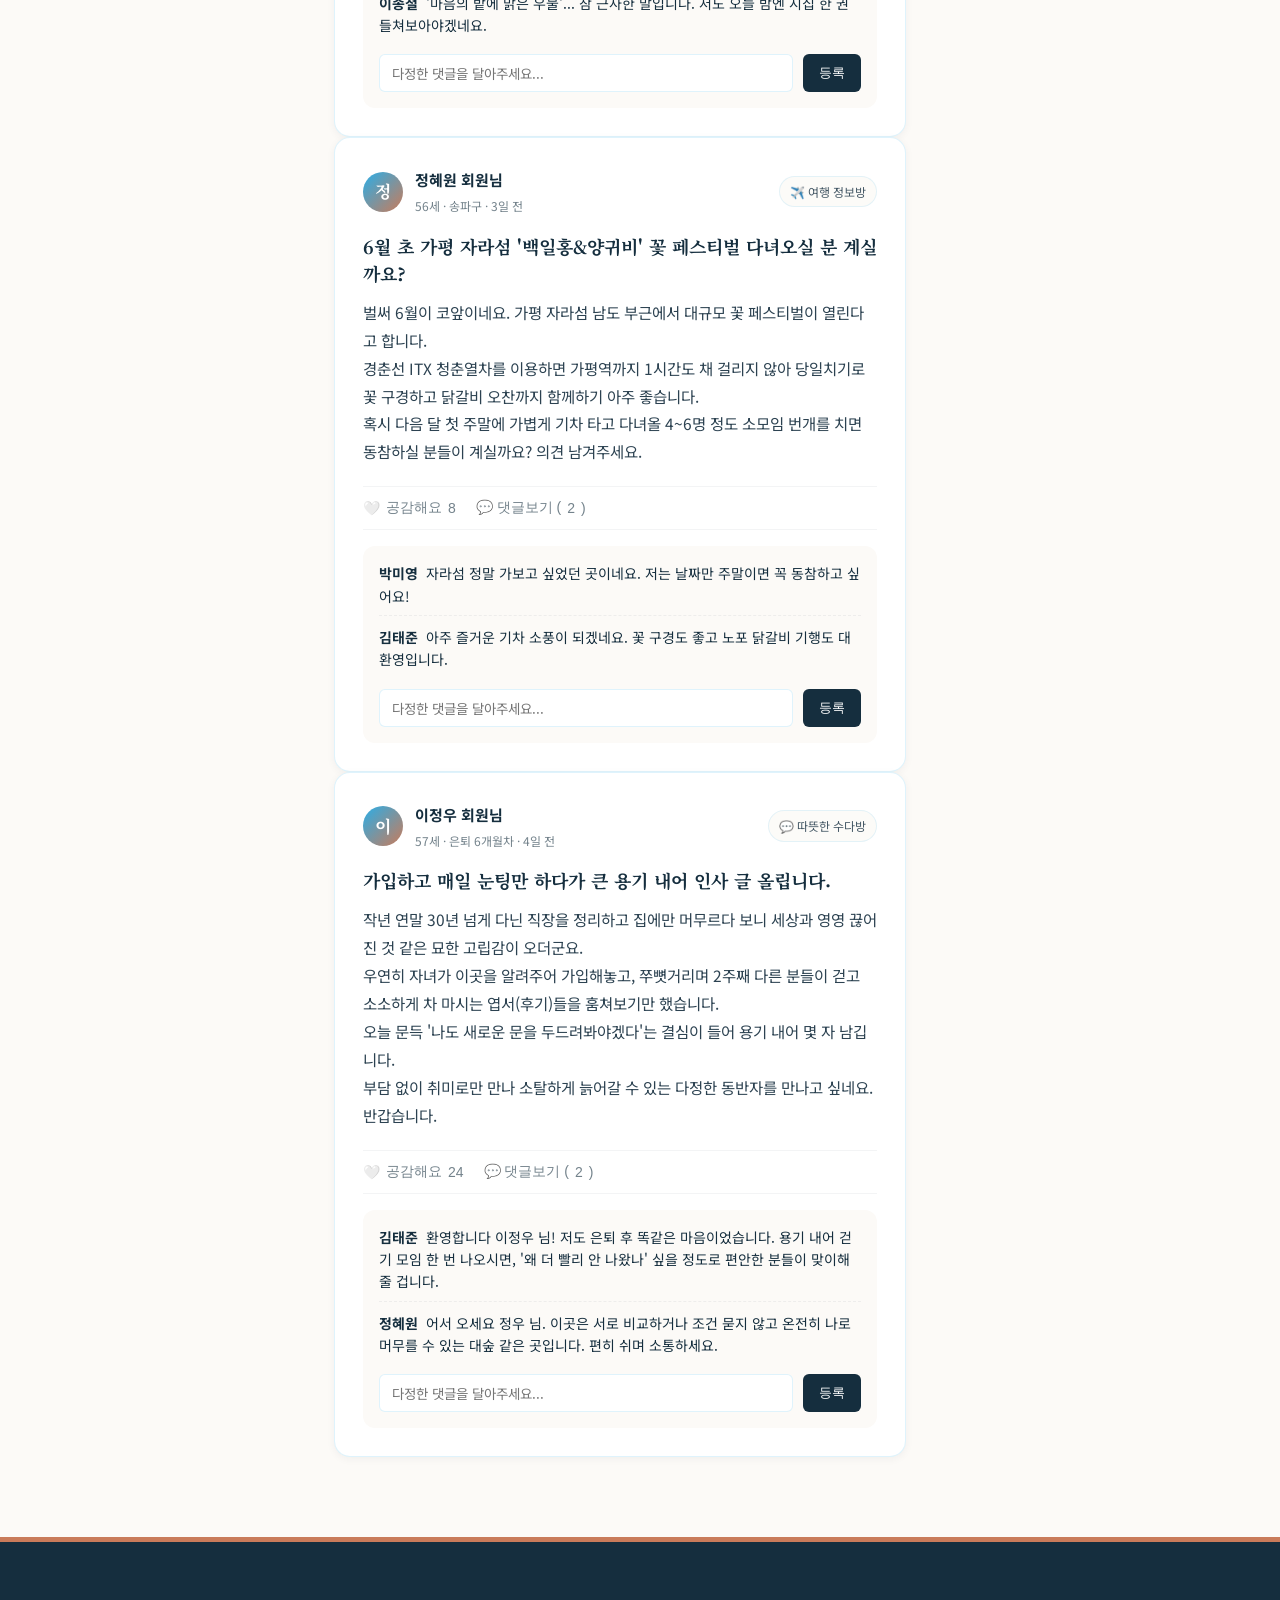
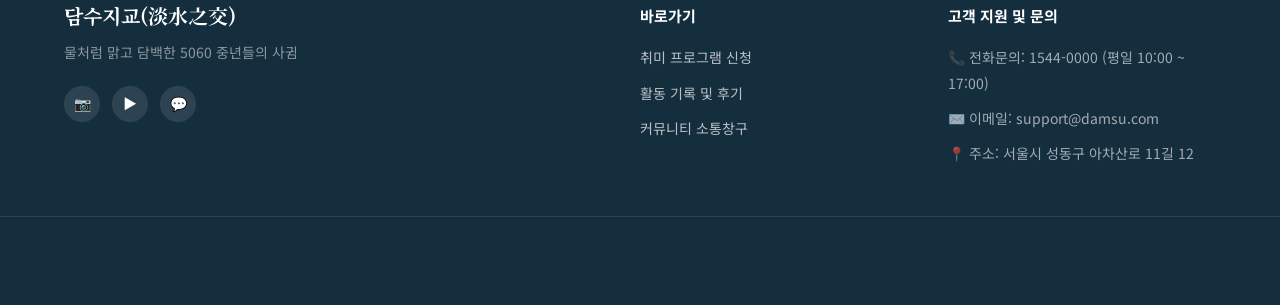
<file: community.html>
<!DOCTYPE html>
<html lang="ko">
<head>
  <meta charset="UTF-8">
  <meta name="viewport" content="width=device-width, initial-scale=1.0">
  <title>소통 커뮤니티 - 담수지교</title>
  <meta name="description" content="독서, 걷기, 여행 등 다양한 취미 카테고리별 소모임 소통 창구에서 이웃들과 따뜻한 이야기를 나눠보세요.">
  <link rel="stylesheet" href="style.css">
  <style>
    /* Community Page CSS */
    .community-layout {
      display: grid;
      grid-template-columns: 240px 1fr 280px;
      gap: 30px;
      margin-top: 30px;
      margin-bottom: 80px;
    }

    /* Left Sidebar: Categories */
    .sidebar-categories {
      background-color: var(--white);
      border-radius: 16px;
      padding: 20px;
      border: 1px solid var(--border-color);
      box-shadow: var(--shadow-sm);
      position: sticky;
      top: 100px;
      height: fit-content;
    }

    .category-title {
      font-size: 15px;
      color: var(--muted);
      margin-bottom: 16px;
      font-weight: 700;
      letter-spacing: 0.05em;
    }

    .category-list {
      display: flex;
      flex-direction: column;
      gap: 8px;
    }

    .category-item {
      padding: 12px 16px;
      border-radius: 10px;
      cursor: pointer;
      font-weight: 500;
      transition: var(--transition);
      display: flex;
      align-items: center;
      gap: 10px;
      font-size: 15px;
    }

    .category-item:hover, .category-item.active {
      background-color: var(--bg-tint);
      color: var(--main-blue);
      font-weight: 700;
    }

    .category-item.active {
      border-left: 4px solid var(--main-blue);
      border-radius: 0 10px 10px 0;
    }

    /* Main Area: Feed & Writer */
    .feed-container {
      display: flex;
      flex-direction: column;
      gap: 24px;
    }

    /* Writer */
    .feed-writer {
      background-color: var(--white);
      border-radius: 16px;
      padding: 24px;
      border: 1px solid var(--border-color);
      box-shadow: var(--shadow-sm);
    }

    .writer-title {
      font-family: var(--font-serif);
      font-size: 18px;
      margin-bottom: 16px;
      display: flex;
      align-items: center;
      gap: 8px;
    }

    .writer-grid {
      display: grid;
      grid-template-columns: 1fr 1fr;
      gap: 15px;
      margin-bottom: 15px;
    }

    .writer-textarea {
      width: 100%;
      height: 100px;
      resize: none;
      padding: 12px;
      border-radius: 8px;
      border: 1.5px solid var(--border-color);
      font-family: var(--font-sans);
      font-size: 15px;
      margin-bottom: 15px;
      transition: var(--transition);
    }

    .writer-textarea:focus {
      outline: none;
      border-color: var(--main-blue);
    }

    /* Post Card */
    .post-card {
      background-color: var(--white);
      border-radius: 16px;
      border: 1px solid var(--border-color);
      box-shadow: var(--shadow-sm);
      padding: 28px;
      transition: var(--transition);
      animation: fadeIn 0.4s ease;
    }

    .post-header {
      display: flex;
      justify-content: space-between;
      align-items: center;
      margin-bottom: 16px;
    }

    .post-author-info {
      display: flex;
      align-items: center;
      gap: 12px;
    }

    .post-avatar {
      width: 40px;
      height: 40px;
      border-radius: 50%;
      background: linear-gradient(135deg, var(--main-blue), var(--main-terracotta));
      color: var(--white);
      display: flex;
      align-items: center;
      justify-content: center;
      font-family: var(--font-serif);
      font-weight: 700;
    }

    .post-author-name {
      font-size: 15px;
      font-weight: 700;
    }

    .post-author-meta {
      font-size: 12px;
      color: var(--muted);
      margin-top: 2px;
    }

    .post-cat-tag {
      font-size: 12px;
      padding: 4px 10px;
      border-radius: 20px;
      background-color: var(--bg-light);
      border: 1px solid var(--border-color);
      color: var(--text-dark);
      opacity: 0.8;
    }

    .post-title {
      font-size: 18px;
      margin-bottom: 12px;
      line-height: 1.5;
    }

    .post-content {
      font-size: 15.5px;
      color: rgba(21, 46, 62, 0.9);
      line-height: 1.8;
      margin-bottom: 20px;
      white-space: pre-line;
    }

    .post-actions {
      display: flex;
      gap: 20px;
      border-top: 1px solid rgba(21, 46, 62, 0.05);
      border-bottom: 1px solid rgba(21, 46, 62, 0.05);
      padding: 12px 0;
      margin-bottom: 16px;
    }

    .action-btn {
      background: none;
      border: none;
      font-size: 14px;
      color: var(--muted);
      cursor: pointer;
      display: flex;
      align-items: center;
      gap: 6px;
      transition: var(--transition);
    }

    .action-btn:hover {
      color: var(--main-blue);
    }
    
    .action-btn.liked {
      color: var(--main-terracotta);
      font-weight: 700;
    }

    /* Comments Section */
    .comments-section {
      background-color: var(--bg-light);
      border-radius: 12px;
      padding: 16px;
      display: flex;
      flex-direction: column;
      gap: 12px;
    }

    .comment-list {
      display: flex;
      flex-direction: column;
      gap: 10px;
    }

    .comment-item {
      font-size: 14px;
      line-height: 1.6;
      border-bottom: 1px dashed rgba(21, 46, 62, 0.06);
      padding-bottom: 8px;
    }
    
    .comment-item:last-child {
      border-bottom: none;
      padding-bottom: 0;
    }

    .comment-author {
      font-weight: 700;
      color: var(--text-dark);
      margin-right: 8px;
    }

    .comment-input-wrap {
      display: flex;
      gap: 10px;
      margin-top: 6px;
    }

    .comment-input {
      flex: 1;
      padding: 8px 12px;
      border-radius: 6px;
      border: 1px solid var(--border-color);
      font-size: 13.5px;
      font-family: var(--font-sans);
    }

    .comment-input:focus {
      outline: none;
      border-color: var(--main-blue);
    }

    .comment-submit-btn {
      background-color: var(--text-dark);
      color: var(--white);
      border: none;
      border-radius: 6px;
      padding: 0 16px;
      font-size: 13px;
      cursor: pointer;
      transition: var(--transition);
    }

    .comment-submit-btn:hover {
      background-color: var(--main-terracotta);
    }

    /* Right Sidebar: Rules & Info */
    .rules-sidebar {
      background-color: var(--white);
      border-radius: 16px;
      padding: 24px;
      border: 1px solid var(--border-color);
      box-shadow: var(--shadow-sm);
      position: sticky;
      top: 100px;
      height: fit-content;
    }

    .rule-title {
      font-family: var(--font-serif);
      font-size: 18px;
      margin-bottom: 16px;
      color: var(--text-dark);
    }

    .rule-list {
      display: flex;
      flex-direction: column;
      gap: 14px;
      font-size: 13.5px;
      line-height: 1.6;
    }

    .rule-item {
      display: flex;
      gap: 10px;
      align-items: flex-start;
    }

    .rule-bullet {
      width: 18px;
      height: 18px;
      border-radius: 50%;
      background-color: var(--bg-tint);
      color: var(--main-blue);
      display: flex;
      align-items: center;
      justify-content: center;
      font-weight: 700;
      font-size: 10px;
      flex-shrink: 0;
      margin-top: 2px;
    }

    @media (max-width: 1200px) {
      .community-layout {
        grid-template-columns: 200px 1fr;
      }
      .rules-sidebar {
        display: none;
      }
    }

    @media (max-width: 768px) {
      .community-layout {
        grid-template-columns: 1fr;
      }
      .sidebar-categories {
        position: static;
      }
      .category-list {
        flex-direction: row;
        flex-wrap: wrap;
        gap: 6px;
      }
      .category-item {
        padding: 8px 12px;
        font-size: 13.5px;
      }
      .category-item.active {
        border-left: none;
        border-bottom: 3px solid var(--main-blue);
        border-radius: 0;
      }
    }
  </style>
</head>
<body>

  <!-- HEADER -->
  <header>
    <div class="container header-container">
      <a href="index.html" class="logo-link">
        <img src="image/담수지교_로고2.png" alt="담수지교 로고" class="logo-img">
        <div class="brand-text">
          <span class="brand-name">담수지교</span>
          <span class="brand-subtext">취미로 깊어지는 담백한 사귐</span>
        </div>
      </a>
      <nav>
        <ul>
          <li><a href="activity.html">활동</a></li>
          <li><a href="record.html">기록</a></li>
          <li class="active"><a href="community.html">커뮤니티</a></li>
        </ul>
      </nav>
      <div class="welcome-msg">
        <div class="welcome-dot"></div>
        <span>반갑습니다, 미영 님 🍃</span>
      </div>
    </div>
  </header>

  <!-- COMMUNITY CONTAINER -->
  <div class="container community-layout">
    
    <!-- Left: Categories -->
    <div class="sidebar-categories">
      <h3 class="category-title">소통 공간</h3>
      <div class="category-list">
        <div class="category-item active" data-cat="all">🌱 전체 글보기</div>
        <div class="category-item" data-cat="photo">📸 나들이 사진첩</div>
        <div class="category-item" data-cat="travel">✈️ 여행 정보방</div>
        <div class="category-item" data-cat="book">📚 오늘 한 줄</div>
        <div class="category-item" data-cat="chat">💬 따뜻한 수다방</div>
      </div>
    </div>

    <!-- Middle: Feed and Writer -->
    <div class="feed-container">
      
      <!-- Feed Writer -->
      <div class="feed-writer">
        <h4 class="writer-title">🍃 오늘의 따뜻한 온기 나누기</h4>
        <form id="postForm">
          <div class="writer-grid">
            <input type="text" id="postAuthorName" class="form-control" placeholder="성함 (예: 박미영)" required>
            <select id="postCategory" class="form-control" required>
              <option value="" disabled selected>글을 올릴 카테고리 선택</option>
              <option value="photo">📸 나들이 사진첩</option>
              <option value="travel">✈️ 여행 정보방</option>
              <option value="book">📚 오늘 한 줄</option>
              <option value="chat">💬 따뜻한 수다방</option>
            </select>
          </div>
          <input type="text" id="postTitleInput" class="form-control" placeholder="제목을 적어주세요" style="margin-bottom: 15px;" required>
          <textarea id="postContentInput" class="writer-textarea" placeholder="이웃들과 나누고 싶은 따뜻한 이야기나 안부를 남겨보세요. 비방이나 광고글은 필터링됩니다." required></textarea>
          <div style="display: flex; justify-content: space-between; align-items: center;">
            <span style="font-size: 12.5px; color: var(--muted);">✍️ 서로를 존중하는 다정한 글을 환영합니다.</span>
            <button type="submit" class="btn btn-primary" style="padding: 10px 24px;">글 올리기</button>
          </div>
        </form>
      </div>

      <!-- Feed Stream -->
      <div class="feed-stream" id="feedStream">
        
        <!-- Post 1 (Photo) -->
        <div class="post-card" data-category="photo">
          <div class="post-header">
            <div class="post-author-info">
              <div class="post-avatar">김</div>
              <div>
                <div class="post-author-name">김태준 회원님</div>
                <div class="post-author-meta">61세 · 광진구 · 3시간 전</div>
              </div>
            </div>
            <span class="post-cat-tag">📸 나들이 사진첩</span>
          </div>
          <h3 class="post-title">오늘 아침 뒷산 등산로에서 마주친 불두화입니다.</h3>
          <p class="post-content">출근길... 아니 이제 퇴근길도 없네요 하하.
아침 숲길 가벼운 산책 코스를 오르다가 하얗게 탐스럽게 핀 불두화가 너무 고와 공유합니다. 
동네 꽃 하나도 이렇게 눈길이 가고 마음을 채워주는 걸 보니, 인생의 속도가 늦춰지긴 했나 봅니다.
다들 상쾌하고 맑은 하루 시작하세요.</p>
          <div class="post-actions">
            <button class="action-btn like-btn" data-count="12">
              <span class="heart-icon">🤍</span> 공감해요 <span class="like-count">12</span>
            </button>
            <button class="action-btn comment-toggle-btn">
              💬 댓글보기 (<span class="comment-count">2</span>)
            </button>
          </div>
          
          <div class="comments-section">
            <div class="comment-list">
              <div class="comment-item">
                <span class="comment-author">정혜원</span>와, 수국인 줄 알았는데 불두화군요. 소담하게 피었네요. 덕분에 기분 좋게 오늘 하루를 엽니다!
              </div>
              <div class="comment-item">
                <span class="comment-author">박미영</span>아침 숲 향기가 전해지는 것 같습니다. 사진 정말 예쁘게 찍으셨네요.
              </div>
            </div>
            <form class="comment-form">
              <div class="comment-input-wrap">
                <input type="text" class="comment-input" placeholder="다정한 댓글을 달아주세요..." required>
                <button type="submit" class="comment-submit-btn">등록</button>
              </div>
            </form>
          </div>
        </div>

        <!-- Post 2 (Book) -->
        <div class="post-card" data-category="book">
          <div class="post-header">
            <div class="post-author-info">
              <div class="post-avatar">박</div>
              <div>
                <div class="post-author-name">박미영 회원님</div>
                <div class="post-author-meta">59세 · 성동구 · 어제</div>
              </div>
            </div>
            <span class="post-cat-tag">📚 오늘 한 줄</span>
          </div>
          <h3 class="post-title">이해인 수녀님의 '시를 읽는 기쁨' 글귀를 필사해 봅니다.</h3>
          <p class="post-content">"마음이 답답할 때 시를 읽으면 마음의 밭에 맑은 우물이 괸다."

최근 은퇴 후 삶의 방향에 대해 고민도 많고 매사 답답했었는데, 우연히 책장에서 먼지 쌓인 시집을 꺼내어 필사해 보았습니다. 
말씀대로 내 마음의 마른 밭에 조그만 맑은 웅덩이 하나가 생긴 것 같아 참 위안이 되더군요. 
우리 담수지교 이웃분들과도 이 잔잔한 평온을 나누고 싶습니다.</p>
          <div class="post-actions">
            <button class="action-btn like-btn" data-count="15">
              <span class="heart-icon">🤍</span> 공감해요 <span class="like-count">15</span>
            </button>
            <button class="action-btn comment-toggle-btn">
              💬 댓글보기 (<span class="comment-count">2</span>)
            </button>
          </div>
          
          <div class="comments-section">
            <div class="comment-list">
              <div class="comment-item">
                <span class="comment-author">정혜원</span>이해인 수녀님의 시는 늘 소박하면서도 마음에 우물처럼 번지는 깊은 힘이 있네요. 좋은 필사 나눔 고맙습니다.
              </div>
              <div class="comment-item">
                <span class="comment-author">이종철</span>'마음의 밭에 맑은 우물'... 참 근사한 말입니다. 저도 오늘 밤엔 시집 한 권 들쳐보아야겠네요.
              </div>
            </div>
            <form class="comment-form">
              <div class="comment-input-wrap">
                <input type="text" class="comment-input" placeholder="다정한 댓글을 달아주세요..." required>
                <button type="submit" class="comment-submit-btn">등록</button>
              </div>
            </form>
          </div>
        </div>

        <!-- Post 3 (Travel) -->
        <div class="post-card" data-category="travel">
          <div class="post-header">
            <div class="post-author-info">
              <div class="post-avatar">정</div>
              <div>
                <div class="post-author-name">정혜원 회원님</div>
                <div class="post-author-meta">56세 · 송파구 · 3일 전</div>
              </div>
            </div>
            <span class="post-cat-tag">✈️ 여행 정보방</span>
          </div>
          <h3 class="post-title">6월 초 가평 자라섬 '백일홍&양귀비' 꽃 페스티벌 다녀오실 분 계실까요?</h3>
          <p class="post-content">벌써 6월이 코앞이네요. 가평 자라섬 남도 부근에서 대규모 꽃 페스티벌이 열린다고 합니다. 
경춘선 ITX 청춘열차를 이용하면 가평역까지 1시간도 채 걸리지 않아 당일치기로 꽃 구경하고 닭갈비 오찬까지 함께하기 아주 좋습니다.
혹시 다음 달 첫 주말에 가볍게 기차 타고 다녀올 4~6명 정도 소모임 번개를 치면 동참하실 분들이 계실까요? 의견 남겨주세요.</p>
          <div class="post-actions">
            <button class="action-btn like-btn" data-count="8">
              <span class="heart-icon">🤍</span> 공감해요 <span class="like-count">8</span>
            </button>
            <button class="action-btn comment-toggle-btn">
              💬 댓글보기 (<span class="comment-count">2</span>)
            </button>
          </div>
          
          <div class="comments-section">
            <div class="comment-list">
              <div class="comment-item">
                <span class="comment-author">박미영</span>자라섬 정말 가보고 싶었던 곳이네요. 저는 날짜만 주말이면 꼭 동참하고 싶어요!
              </div>
              <div class="comment-item">
                <span class="comment-author">김태준</span>아주 즐거운 기차 소풍이 되겠네요. 꽃 구경도 좋고 노포 닭갈비 기행도 대환영입니다.
              </div>
            </div>
            <form class="comment-form">
              <div class="comment-input-wrap">
                <input type="text" class="comment-input" placeholder="다정한 댓글을 달아주세요..." required>
                <button type="submit" class="comment-submit-btn">등록</button>
              </div>
            </form>
          </div>
        </div>

        <!-- Post 4 (Chat) -->
        <div class="post-card" data-category="chat">
          <div class="post-header">
            <div class="post-author-info">
              <div class="post-avatar">이</div>
              <div>
                <div class="post-author-name">이정우 회원님</div>
                <div class="post-author-meta">57세 · 은퇴 6개월차 · 4일 전</div>
              </div>
            </div>
            <span class="post-cat-tag">💬 따뜻한 수다방</span>
          </div>
          <h3 class="post-title">가입하고 매일 눈팅만 하다가 큰 용기 내어 인사 글 올립니다.</h3>
          <p class="post-content">작년 연말 30년 넘게 다닌 직장을 정리하고 집에만 머무르다 보니 세상과 영영 끊어진 것 같은 묘한 고립감이 오더군요. 
우연히 자녀가 이곳을 알려주어 가입해놓고, 쭈뼛거리며 2주째 다른 분들이 걷고 소소하게 차 마시는 엽서(후기)들을 훔쳐보기만 했습니다. 
오늘 문득 '나도 새로운 문을 두드려봐야겠다'는 결심이 들어 용기 내어 몇 자 남깁니다. 
부담 없이 취미로만 만나 소탈하게 늙어갈 수 있는 다정한 동반자를 만나고 싶네요. 반갑습니다.</p>
          <div class="post-actions">
            <button class="action-btn like-btn" data-count="24">
              <span class="heart-icon">🤍</span> 공감해요 <span class="like-count">24</span>
            </button>
            <button class="action-btn comment-toggle-btn">
              💬 댓글보기 (<span class="comment-count">2</span>)
            </button>
          </div>
          
          <div class="comments-section">
            <div class="comment-list">
              <div class="comment-item">
                <span class="comment-author">김태준</span>환영합니다 이정우 님! 저도 은퇴 후 똑같은 마음이었습니다. 용기 내어 걷기 모임 한 번 나오시면, '왜 더 빨리 안 나왔나' 싶을 정도로 편안한 분들이 맞이해 줄 겁니다.
              </div>
              <div class="comment-item">
                <span class="comment-author">정혜원</span>어서 오세요 정우 님. 이곳은 서로 비교하거나 조건 묻지 않고 온전히 나로 머무를 수 있는 대숲 같은 곳입니다. 편히 쉬며 소통하세요.
              </div>
            </div>
            <form class="comment-form">
              <div class="comment-input-wrap">
                <input type="text" class="comment-input" placeholder="다정한 댓글을 달아주세요..." required>
                <button type="submit" class="comment-submit-btn">등록</button>
              </div>
            </form>
          </div>
        </div>

      </div>

    </div>

    <!-- Right Sidebar: Rules -->
    <div class="rules-sidebar">
      <h3 class="rule-title">소통 약속</h3>
      <div class="rule-list">
        <div class="rule-item">
          <div class="rule-bullet">1</div>
          <p><strong>서로 존칭 사용하기</strong><br>나이 고하를 막론하고 서로에게 'OO 님' 혹은 '회원님'이라 부르며 경어를 씁니다.</p>
        </div>
        <div class="rule-item">
          <div class="rule-bullet">2</div>
          <p><strong>조건/스펙 묻지 않기</strong><br>과거 직장, 재산, 아파트 평수 등 자존심의 원인이 될 수 있는 조건들은 묻지도 대답하지도 않습니다.</p>
        </div>
        <div class="rule-item">
          <div class="rule-bullet">3</div>
          <p><strong>따뜻하고 긍정적인 말</strong><br>타인을 헐뜯거나 정치/종교 등 격론을 유발하는 논쟁 글은 매니저에 의해 숨김 조치될 수 있습니다.</p>
        </div>
        <div class="rule-item">
          <div class="rule-bullet">4</div>
          <p><strong>상업성 광고글 금지</strong><br>공동체의 온기를 해치는 어떠한 상업적 광고나 포교, 보험 권유는 적발 즉시 강제 퇴장 조치됩니다.</p>
        </div>
      </div>
      
      <div style="background-color: var(--bg-light); border: 1.5px dashed var(--border-color); border-radius: 12px; padding: 16px; margin-top: 24px; font-size: 13px; text-align: center;">
        💬 <strong>불편 신고 센터</strong><br>소통 중 눈살이 찌푸려지는 불편함이 계셨다면 매니저(1544-0000)로 상시 폰으로 소통해 주십시오. 
      </div>
    </div>

  </div>

  <!-- TOAST NOTIFICATION -->
  <div class="toast" id="postToast">
    <div class="toast-icon">✓</div>
    <div>
      <h4 style="font-size: 15px; color: var(--white); font-family: var(--font-sans); margin-bottom: 2px;">이야기가 공유되었습니다.</h4>
      <p style="font-size: 13px; color: rgba(255,255,255,0.85); margin: 0;">남겨주신 따뜻한 대화가 게시판 전체 목록에 추가되었습니다. 🍃</p>
    </div>
  </div>

  <!-- FOOTER -->
  <footer>
    <div class="container footer-top">
      <div class="footer-brand">
        <h4>담수지교(淡水之交)</h4>
        <p>물처럼 맑고 담백한 5060 중년들의 사귐</p>
        <div class="footer-sns">
          <a href="#" class="sns-btn">📷</a>
          <a href="#" class="sns-btn">▶</a>
          <a href="#" class="sns-btn">💬</a>
        </div>
      </div>
      <div class="footer-links">
        <h5>바로가기</h5>
        <ul>
          <li><a href="activity.html">취미 프로그램 신청</a></li>
          <li><a href="record.html">활동 기록 및 후기</a></li>
          <li><a href="community.html">커뮤니티 소통창구</a></li>
        </ul>
      </div>
      <div class="footer-contact">
        <h5>고객 지원 및 문의</h5>
        <p>📞 전화문의: 1544-0000 (평일 10:00 ~ 17:00)</p>
        <p>✉️ 이메일: support@damsu.com</p>
        <p>📍 주소: 서울시 성동구 아차산로 11길 12</p>
      </div>
    </div>
    <div class="footer-bottom">
      <p>&copy; 2026 담수지교. All rights reserved. 5060 중년 세대를 위한 건강한 소모임 플랫폼.</p>
    </div>
  </footer>

  <script>
    document.addEventListener('DOMContentLoaded', () => {
      const categoryItems = document.querySelectorAll('.category-item');
      const posts = document.querySelectorAll('.post-card');
      
      // 1. Filter Posts by Category Tab
      categoryItems.forEach(item => {
        item.addEventListener('click', () => {
          categoryItems.forEach(i => i.classList.remove('active'));
          item.classList.add('active');
          
          const cat = item.getAttribute('data-cat');
          
          posts.forEach(post => {
            if (cat === 'all') {
              post.style.display = 'block';
            } else {
              const postCat = post.getAttribute('data-category');
              if (postCat === cat) {
                post.style.display = 'block';
              } else {
                post.style.display = 'none';
              }
            }
          });
        });
      });

      // 2. Like Button Action (Toggle state & Increment count)
      const setupLikeButtons = (btn) => {
        btn.addEventListener('click', () => {
          const heart = btn.querySelector('.heart-icon');
          const countSpan = btn.querySelector('.like-count');
          let count = parseInt(btn.getAttribute('data-count'));
          
          if (btn.classList.contains('liked')) {
            btn.classList.remove('liked');
            heart.textContent = '🤍';
            count--;
          } else {
            btn.classList.add('liked');
            heart.textContent = '❤️';
            count++;
          }
          btn.setAttribute('data-count', count);
          countSpan.textContent = count;
        });
      };
      
      document.querySelectorAll('.like-btn').forEach(setupLikeButtons);

      // 3. Comment Toggle Action
      const setupCommentToggles = (btn) => {
        btn.addEventListener('click', () => {
          const card = btn.closest('.post-card');
          const commentSection = card.querySelector('.comments-section');
          if (commentSection.style.display === 'none' || commentSection.style.display === '') {
            commentSection.style.display = 'flex';
          } else {
            commentSection.style.display = 'none';
          }
        });
      };
      
      document.querySelectorAll('.comment-toggle-btn').forEach(setupCommentToggles);

      // 4. Add Comment Action
      const setupCommentForms = (form) => {
        form.addEventListener('submit', (e) => {
          e.preventDefault();
          const input = form.querySelector('.comment-input');
          const value = input.value.trim();
          if (!value) return;

          const card = form.closest('.post-card');
          const list = card.querySelector('.comment-list');
          const countSpan = card.querySelector('.comment-count');
          
          // Create new comment element
          const item = document.createElement('div');
          item.className = 'comment-item';
          item.innerHTML = `<span class="comment-author">박미영 (나)</span>${value}`;
          list.appendChild(item);
          
          // Update count
          let count = parseInt(countSpan.textContent);
          count++;
          countSpan.textContent = count;
          
          // Reset input
          input.value = '';
        });
      };

      document.querySelectorAll('.comment-form').forEach(setupCommentForms);

      // 5. Post Creator Action
      const postForm = document.getElementById('postForm');
      const feedStream = document.getElementById('feedStream');
      const toast = document.getElementById('postToast');

      postForm.addEventListener('submit', (e) => {
        e.preventDefault();
        
        const author = document.getElementById('postAuthorName').value.trim();
        const category = document.getElementById('postCategory').value;
        const title = document.getElementById('postTitleInput').value.trim();
        const content = document.getElementById('postContentInput').value.trim();
        
        if (!author || !category || !title || !content) return;

        // Map category codes to readable tags
        const categoryNames = {
          photo: '📸 나들이 사진첩',
          travel: '✈️ 여행 정보방',
          book: '📚 오늘 한 줄',
          chat: '💬 따뜻한 수다방'
        };

        const postElement = document.createElement('div');
        postElement.className = 'post-card';
        postElement.setAttribute('data-category', category);
        postElement.style.border = '1.5px solid var(--main-blue)'; // Highlight the new post
        
        postElement.innerHTML = `
          <div class="post-header">
            <div class="post-author-info">
              <div class="post-avatar">${author.substring(0,1)}</div>
              <div>
                <div class="post-author-name">${author} 회원님</div>
                <div class="post-author-meta">5060 특별회원 · 방금 전</div>
              </div>
            </div>
            <span class="post-cat-tag">${categoryNames[category]}</span>
          </div>
          <h3 class="post-title">${title}</h3>
          <p class="post-content">${content}</p>
          <div class="post-actions">
            <button class="action-btn like-btn" data-count="0">
              <span class="heart-icon">🤍</span> 공감해요 <span class="like-count">0</span>
            </button>
            <button class="action-btn comment-toggle-btn">
              💬 댓글보기 (<span class="comment-count">0</span>)
            </button>
          </div>
          <div class="comments-section" style="display: none;">
            <div class="comment-list"></div>
            <form class="comment-form">
              <div class="comment-input-wrap">
                <input type="text" class="comment-input" placeholder="다정한 댓글을 달아주세요..." required>
                <button type="submit" class="comment-submit-btn">등록</button>
              </div>
            </form>
          </div>
        `;
        
        // Prepend new post
        feedStream.insertBefore(postElement, feedStream.firstChild);
        
        // Setup triggers for the newly created post
        setupLikeButtons(postElement.querySelector('.like-btn'));
        setupCommentToggles(postElement.querySelector('.comment-toggle-btn'));
        setupCommentForms(postElement.querySelector('.comment-form'));

        // Reset form
        postForm.reset();

        // Scroll to the new post
        postElement.scrollIntoView({ behavior: 'smooth', block: 'center' });

        // Show Toast
        toast.classList.add('show');
        setTimeout(() => {
          toast.classList.remove('show');
        }, 4500);
      });
    });
  </script>
</body>
</html>
</file>
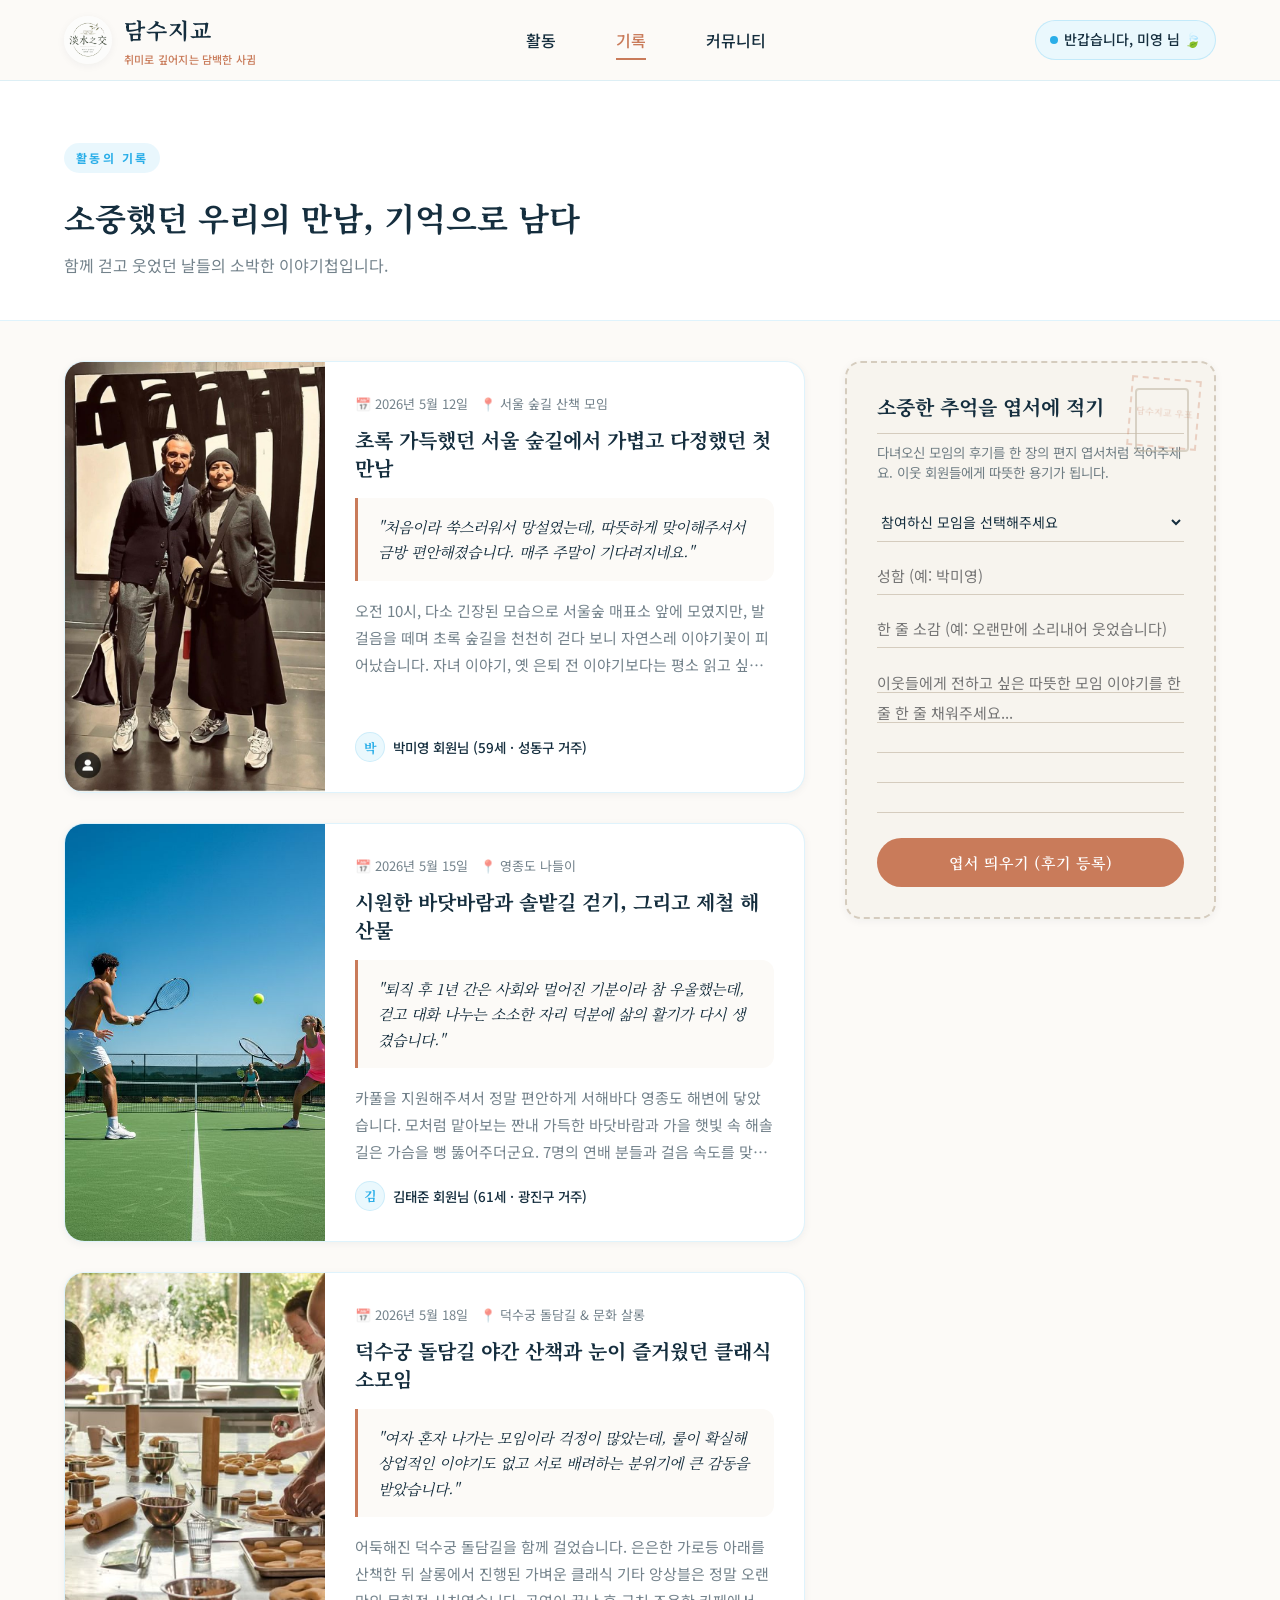
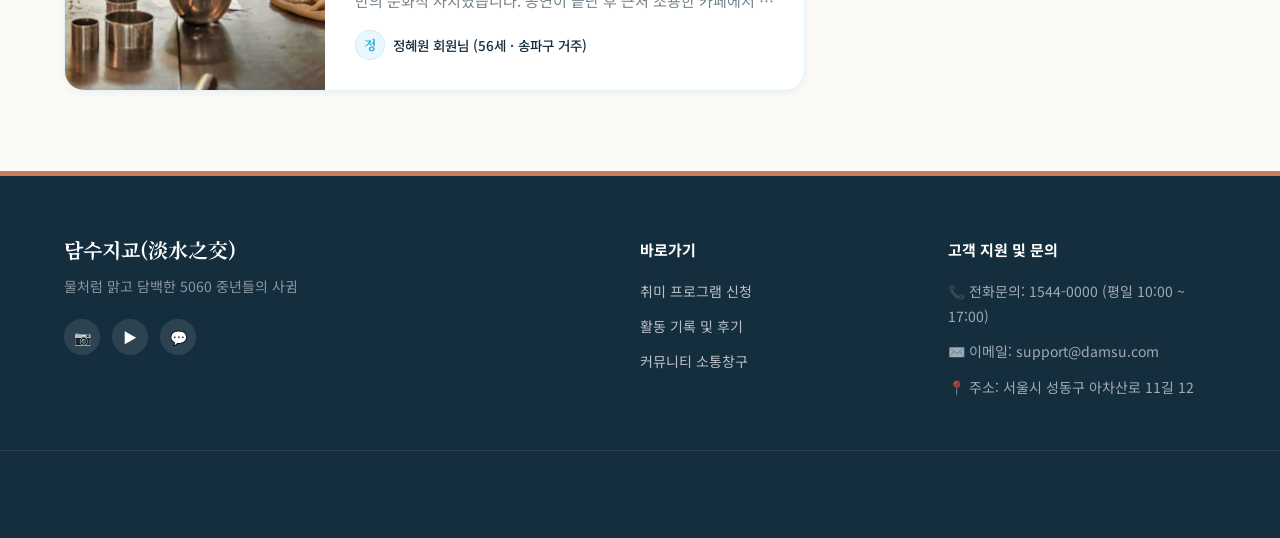
<file: record.html>
<!DOCTYPE html>
<html lang="ko">
<head>
  <meta charset="UTF-8">
  <meta name="viewport" content="width=device-width, initial-scale=1.0">
  <title>활동 기록 및 후기 - 담수지교</title>
  <meta name="description" content="담수지교 회원들이 함께 보낸 소중한 시간의 기록과 진심 어린 참가 후기를 만나보세요.">
  <link rel="stylesheet" href="style.css">
  <style>
    /* Record page styling */
    .record-header {
      background-color: var(--white);
      border-bottom: 1px solid var(--border-color);
      padding: 60px 0 40px;
    }
    
    .record-container {
      display: grid;
      grid-template-columns: 2fr 1fr;
      gap: 40px;
      margin-top: 40px;
      margin-bottom: 80px;
    }
    
    .records-list {
      display: flex;
      flex-direction: column;
      gap: 30px;
    }
    
    .record-card {
      background-color: var(--white);
      border-radius: 20px;
      border: 1px solid var(--border-color);
      box-shadow: var(--shadow-sm);
      overflow: hidden;
      display: flex;
      transition: var(--transition);
      animation: fadeIn 0.5s ease;
    }
    
    .record-card:hover {
      transform: translateY(-3px);
      box-shadow: var(--shadow-md);
      border-color: rgba(201, 123, 90, 0.25);
    }
    
    .record-img-side {
      width: 260px;
      flex-shrink: 0;
      overflow: hidden;
      position: relative;
    }
    
    .record-img-side img {
      width: 100%;
      height: 100%;
      object-fit: cover;
      transition: var(--transition);
    }
    
    .record-card:hover .record-img-side img {
      transform: scale(1.03);
    }
    
    .record-info-side {
      padding: 30px;
      flex: 1;
      display: flex;
      flex-direction: column;
    }
    
    .record-meta {
      font-size: 13px;
      color: var(--muted);
      margin-bottom: 10px;
      display: flex;
      gap: 12px;
    }
    
    .record-card-title {
      font-size: 20px;
      margin-bottom: 16px;
      color: var(--text-dark);
      font-family: var(--font-serif);
    }
    
    .record-quote-block {
      background-color: var(--bg-light);
      border-left: 3px solid var(--main-terracotta);
      padding: 16px 20px;
      border-radius: 0 12px 12px 0;
      font-style: italic;
      font-size: 15px;
      color: var(--text-dark);
      line-height: 1.7;
      margin-bottom: 16px;
      font-family: var(--font-serif);
    }
    
    .record-detail-text {
      font-size: 15px;
      color: var(--muted);
      line-height: 1.8;
      display: -webkit-box;
      -webkit-line-clamp: 3;
      -webkit-box-orient: vertical;
      overflow: hidden;
      margin-bottom: 16px;
    }
    
    .record-author-tag {
      font-size: 13.5px;
      font-weight: 500;
      color: var(--text-dark);
      margin-top: auto;
      display: flex;
      align-items: center;
      gap: 8px;
    }
    
    .record-author-avatar {
      width: 30px;
      height: 30px;
      border-radius: 50%;
      background-color: var(--bg-tint);
      color: var(--main-blue);
      display: flex;
      align-items: center;
      justify-content: center;
      font-weight: 700;
      font-size: 13px;
      font-family: var(--font-serif);
      border: 1px solid var(--border-color);
    }

    /* Postcard style review writer */
    .postcard-sidebar {
      position: sticky;
      top: 100px;
      align-self: start;
    }
    
    .postcard-writer {
      background-color: #f7f4ee;
      border: 2px dashed #d5ccbe;
      border-radius: 16px;
      padding: 30px;
      box-shadow: var(--shadow-sm);
      position: relative;
      overflow: hidden;
    }
    
    .postcard-writer::before {
      content: '';
      position: absolute;
      top: 25px;
      right: 25px;
      width: 50px;
      height: 60px;
      border: 2px solid #c5bba8;
      border-radius: 4px;
      background: rgba(201, 123, 90, 0.1) url('image/담수지교_로고2.png') no-be-stamp;
      background-size: cover;
      opacity: 0.6;
    }
    
    .postcard-title {
      font-family: var(--font-serif);
      font-size: 20px;
      margin-bottom: 8px;
      color: var(--text-dark);
      border-bottom: 1px solid #d5ccbe;
      padding-bottom: 12px;
    }
    
    .postcard-form {
      margin-top: 20px;
      display: flex;
      flex-direction: column;
      gap: 15px;
    }
    
    .postcard-input {
      background: transparent;
      border: none;
      border-bottom: 1.5px solid #d5ccbe;
      border-radius: 0;
      font-family: var(--font-sans);
      font-size: 15px;
      padding: 8px 0;
      color: var(--text-dark);
      width: 100%;
      transition: var(--transition);
    }
    
    .postcard-input:focus {
      outline: none;
      border-bottom-color: var(--main-terracotta);
    }
    
    .postcard-textarea {
      background: transparent;
      border: none;
      border-bottom: 1.5px solid #d5ccbe;
      background-image: linear-gradient(transparent, transparent 29px, #d5ccbe 29px, #d5ccbe 30px);
      background-size: 100% 30px;
      line-height: 30px;
      border-radius: 0;
      font-family: var(--font-sans);
      font-size: 15px;
      padding: 5px 0;
      color: var(--text-dark);
      width: 100%;
      height: 150px;
      resize: none;
      transition: var(--transition);
    }
    
    .postcard-textarea:focus {
      outline: none;
      border-bottom-color: var(--main-terracotta);
    }
    
    .postcard-select {
      background: transparent;
      border: none;
      border-bottom: 1.5px solid #d5ccbe;
      font-family: var(--font-sans);
      font-size: 14px;
      color: var(--text-dark);
      padding: 8px 0;
      width: 100%;
    }
    
    .postcard-select:focus {
      outline: none;
    }

    .postcard-btn {
      margin-top: 10px;
      background-color: var(--main-terracotta);
      color: var(--white);
      font-family: var(--font-serif);
      font-weight: 600;
      letter-spacing: 0.05em;
    }
    
    .postcard-btn:hover {
      background-color: #b06544;
    }

    /* Stamp graphic decoration */
    .postcard-stamp-mark {
      position: absolute;
      top: 15px;
      right: 15px;
      width: 70px;
      height: 70px;
      border: 2px dashed rgba(201,123,90,0.3);
      display: flex;
      align-items: center;
      justify-content: center;
      color: rgba(201,123,90,0.4);
      font-size: 9px;
      font-family: var(--font-serif);
      transform: rotate(5deg);
    }

    @media (max-width: 992px) {
      .record-container {
        grid-template-columns: 1fr;
      }
      .postcard-sidebar {
        position: static;
      }
    }

    @media (max-width: 768px) {
      .record-card {
        flex-direction: column;
      }
      .record-img-side {
        width: 100%;
        height: 200px;
      }
    }
  </style>
</head>
<body>

  <!-- HEADER -->
  <header>
    <div class="container header-container">
      <a href="index.html" class="logo-link">
        <img src="image/담수지교_로고2.png" alt="담수지교 로고" class="logo-img">
        <div class="brand-text">
          <span class="brand-name">담수지교</span>
          <span class="brand-subtext">취미로 깊어지는 담백한 사귐</span>
        </div>
      </a>
      <nav>
        <ul>
          <li><a href="activity.html">활동</a></li>
          <li class="active"><a href="record.html">기록</a></li>
          <li><a href="community.html">커뮤니티</a></li>
        </ul>
      </nav>
      <div class="welcome-msg">
        <div class="welcome-dot"></div>
        <span>반갑습니다, 미영 님 🍃</span>
      </div>
    </div>
  </header>

  <!-- RECORD TOP SECTION -->
  <section class="record-header">
    <div class="container">
      <div class="section-title-wrap" style="margin-bottom: 0; text-align: left;">
        <span class="section-num" style="color: var(--main-blue); background: rgba(42, 174, 232, 0.1);">활동의 기록</span>
        <h1 class="section-title" style="font-size: 32px; margin-top: 10px;">소중했던 우리의 만남, 기억으로 남다</h1>
        <p class="section-subtitle" style="margin-top: 10px;">함께 걷고 웃었던 날들의 소박한 이야기첩입니다.</p>
      </div>
    </div>
  </section>

  <!-- RECORD MAIN CONTAINER -->
  <div class="container record-container">
    
    <!-- Left: Records List -->
    <div class="records-list" id="recordsContainer">
      
      <!-- Record 1 -->
      <div class="record-card">
        <div class="record-img-side">
          <img src="image/1.jpg" alt="서울숲 산책">
        </div>
        <div class="record-info-side">
          <div class="record-meta">
            <span>📅 2026년 5월 12일</span>
            <span>📍 서울 숲길 산책 모임</span>
          </div>
          <h2 class="record-card-title">초록 가득했던 서울 숲길에서 가볍고 다정했던 첫 만남</h2>
          <div class="record-quote-block">
            "처음이라 쑥스러워서 망설였는데, 따뜻하게 맞이해주셔서 금방 편안해졌습니다. 매주 주말이 기다려지네요."
          </div>
          <p class="record-detail-text">
            오전 10시, 다소 긴장된 모습으로 서울숲 매표소 앞에 모였지만, 발걸음을 떼며 초록 숲길을 천천히 걷다 보니 자연스레 이야기꽃이 피어났습니다. 자녀 이야기, 옛 은퇴 전 이야기보다는 평소 읽고 싶었던 책이나 좋아하는 가벼운 산책 코스에 대해 대화를 나눴습니다. 숲길 산책 후 마신 대추차가 온몸을 따스히 녹여주었습니다.
          </p>
          <div class="record-author-tag">
            <div class="record-author-avatar">박</div>
            <span>박미영 회원님 (59세 · 성동구 거주)</span>
          </div>
        </div>
      </div>

      <!-- Record 2 -->
      <div class="record-card">
        <div class="record-img-side">
          <img src="image/2.jpg" alt="해변 산책">
        </div>
        <div class="record-info-side">
          <div class="record-meta">
            <span>📅 2026년 5월 15일</span>
            <span>📍 영종도 나들이</span>
          </div>
          <h2 class="record-card-title">시원한 바닷바람과 솔밭길 걷기, 그리고 제철 해산물</h2>
          <div class="record-quote-block">
            "퇴직 후 1년 간은 사회와 멀어진 기분이라 참 우울했는데, 걷고 대화 나누는 소소한 자리 덕분에 삶의 활기가 다시 생겼습니다."
          </div>
          <p class="record-detail-text">
            카풀을 지원해주셔서 정말 편안하게 서해바다 영종도 해변에 닿았습니다. 모처럼 맡아보는 짠내 가득한 바닷바람과 가을 햇빛 속 해솔길은 가슴을 뻥 뚫어주더군요. 7명의 연배 분들과 걸음 속도를 맞춰 걸으며 옛 추억을 꺼내보았습니다. 점심으로 먹은 대하 소금구이는 입도 즐겁게 해주었습니다.
          </p>
          <div class="record-author-tag">
            <div class="record-author-avatar">김</div>
            <span>김태준 회원님 (61세 · 광진구 거주)</span>
          </div>
        </div>
      </div>

      <!-- Record 3 -->
      <div class="record-card">
        <div class="record-img-side">
          <img src="image/3.jpg" alt="공연 홀">
        </div>
        <div class="record-info-side">
          <div class="record-meta">
            <span>📅 2026년 5월 18일</span>
            <span>📍 덕수궁 돌담길 & 문화 살롱</span>
          </div>
          <h2 class="record-card-title">덕수궁 돌담길 야간 산책과 눈이 즐거웠던 클래식 소모임</h2>
          <div class="record-quote-block">
            "여자 혼자 나가는 모임이라 걱정이 많았는데, 룰이 확실해 상업적인 이야기도 없고 서로 배려하는 분위기에 큰 감동을 받았습니다."
          </div>
          <p class="record-detail-text">
            어둑해진 덕수궁 돌담길을 함께 걸었습니다. 은은한 가로등 아래를 산책한 뒤 살롱에서 진행된 가벼운 클래식 기타 앙상블은 정말 오랜만의 문화적 사치였습니다. 공연이 끝난 후 근처 조용한 카페에서 마신 국화차와 함께 '앞으로 재미있게 늙어가는 법'에 대해 이야기를 나누었는데 마음에 큰 울림이 있었습니다.
          </p>
          <div class="record-author-tag">
            <div class="record-author-avatar">정</div>
            <span>정혜원 회원님 (56세 · 송파구 거주)</span>
          </div>
        </div>
      </div>

    </div>

    <!-- Right: Postcard Writer Sidebar -->
    <div class="postcard-sidebar">
      <div class="postcard-writer">
        <div class="postcard-stamp-mark">담수지교 우표</div>
        <h3 class="postcard-title">소중한 추억을 엽서에 적기</h3>
        <p style="font-size: 13.5px; color: var(--muted); line-height: 1.5; margin-top: 8px;">다녀오신 모임의 후기를 한 장의 편지 엽서처럼 적어주세요. 이웃 회원들에게 따뜻한 용기가 됩니다.</p>
        
        <form class="postcard-form" id="postcardForm">
          <div>
            <select class="postcard-select" id="postGathering" required>
              <option value="" disabled selected>참여하신 모임을 선택해주세요</option>
              <option value="서울 숲길 산책 모임">[걷기] 서울 숲길 산책 & 다담</option>
              <option value="영종도 나들이 모임">[여행] 영종도 해변 솔밭길 & 맛 기행</option>
              <option value="덕수궁 야간 산책 모임">[문화] 덕수궁 야간 산책 & 클래식 정원</option>
              <option value="북촌 다도 체험 모임">[다도] 북촌 한옥 전통 다도 대화</option>
            </select>
          </div>
          
          <input type="text" id="postAuthor" class="postcard-input" placeholder="성함 (예: 박미영)" required>
          <input type="text" id="postHeading" class="postcard-input" placeholder="한 줄 소감 (예: 오랜만에 소리내어 웃었습니다)" required>
          <textarea id="postDetail" class="postcard-textarea" placeholder="이웃들에게 전하고 싶은 따뜻한 모임 이야기를 한 줄 한 줄 채워주세요..." required></textarea>
          
          <button type="submit" class="btn postcard-btn">엽서 띄우기 (후기 등록)</button>
        </form>
      </div>
    </div>

  </div>

  <!-- TOAST NOTIFICATION -->
  <div class="toast" id="postToast">
    <div class="toast-icon">✓</div>
    <div>
      <h4 style="font-size: 15px; color: var(--white); font-family: var(--font-sans); margin-bottom: 2px;">엽서가 도착했습니다.</h4>
      <p style="font-size: 13px; color: rgba(255,255,255,0.85); margin: 0;">작성해주신 엽서가 상단 게시판에 걸렸습니다. 고맙습니다. 🍃</p>
    </div>
  </div>

  <!-- FOOTER -->
  <footer>
    <div class="container footer-top">
      <div class="footer-brand">
        <h4>담수지교(淡水之交)</h4>
        <p>물처럼 맑고 담백한 5060 중년들의 사귐</p>
        <div class="footer-sns">
          <a href="#" class="sns-btn">📷</a>
          <a href="#" class="sns-btn">▶</a>
          <a href="#" class="sns-btn">💬</a>
        </div>
      </div>
      <div class="footer-links">
        <h5>바로가기</h5>
        <ul>
          <li><a href="activity.html">취미 프로그램 신청</a></li>
          <li><a href="record.html">활동 기록 및 후기</a></li>
          <li><a href="community.html">커뮤니티 소통창구</a></li>
        </ul>
      </div>
      <div class="footer-contact">
        <h5>고객 지원 및 문의</h5>
        <p>📞 전화문의: 1544-0000 (평일 10:00 ~ 17:00)</p>
        <p>✉️ 이메일: support@damsu.com</p>
        <p>📍 주소: 서울시 성동구 아차산로 11길 12</p>
      </div>
    </div>
    <div class="footer-bottom">
      <p>&copy; 2026 담수지교. All rights reserved. 5060 중년 세대를 위한 건강한 소모임 플랫폼.</p>
    </div>
  </footer>

  <script>
    document.addEventListener('DOMContentLoaded', () => {
      const postcardForm = document.getElementById('postcardForm');
      const recordsContainer = document.getElementById('recordsContainer');
      const toast = document.getElementById('postToast');
      
      postcardForm.addEventListener('submit', (e) => {
        e.preventDefault();
        
        const gathering = document.getElementById('postGathering').value;
        const author = document.getElementById('postAuthor').value;
        const heading = document.getElementById('postHeading').value;
        const detail = document.getElementById('postDetail').value;
        
        // Randomly pick an image 4-8 for the new review image
        const randImgNum = Math.floor(Math.random() * 5) + 4; // 4 to 8
        const imgPath = `image/${randImgNum}.jpg`;
        
        // Get today's date formatted
        const today = new Date();
        const dateString = `${today.getFullYear()}년 ${today.getMonth() + 1}월 ${today.getDate()}일`;

        // Create new record card
        const card = document.createElement('div');
        card.className = 'record-card';
        card.style.border = '1.5px solid var(--main-terracotta)'; // highlight the new card
        
        card.innerHTML = `
          <div class="record-img-side">
            <img src="${imgPath}" alt="${gathering}">
          </div>
          <div class="record-info-side">
            <div class="record-meta">
              <span>📅 ${dateString}</span>
              <span>📍 ${gathering}</span>
            </div>
            <h2 class="record-card-title">${heading}</h2>
            <div class="record-quote-block">
              "${heading}"
            </div>
            <p class="record-detail-text">
              ${detail.replace(/\n/g, '<br>')}
            </p>
            <div class="record-author-tag">
              <div class="record-author-avatar">${author.substring(0,1)}</div>
              <span>${author} 회원님 (5060 특별회원)</span>
            </div>
          </div>
        `;
        
        // Prepend card to list
        recordsContainer.insertBefore(card, recordsContainer.firstChild);
        
        // Reset form
        postcardForm.reset();
        
        // Scroll to the new card
        card.scrollIntoView({ behavior: 'smooth', block: 'center' });
        
        // Show Toast
        toast.classList.add('show');
        setTimeout(() => {
          toast.classList.remove('show');
        }, 4500);
      });
    });
  </script>
</body>
</html>
</file>
<file: style.css>
@import url('https://fonts.googleapis.com/css2?family=Noto+Serif+KR:wght@400;600;700&family=Noto+Sans+KR:wght@300;400;500;700&display=swap');

:root {
  --main-blue: #2aaee8;
  --main-terracotta: #c97b5a;
  --text-dark: #152e3e;
  --bg-light: #fcfaf7;
  --bg-tint: #eaf8fd;
  --white: #ffffff;
  --muted: rgba(21, 46, 62, 0.6);
  --border-color: rgba(42, 174, 232, 0.15);
  --shadow-sm: 0 2px 8px rgba(21, 46, 62, 0.05);
  --shadow-md: 0 8px 24px rgba(21, 46, 62, 0.08);
  --shadow-lg: 0 16px 36px rgba(21, 46, 62, 0.12);
  --transition: all 0.3s cubic-bezier(0.4, 0, 0.2, 1);
  --font-serif: 'Noto Serif KR', serif;
  --font-sans: 'Noto Sans KR', sans-serif;
}

/* Base Styles */
* {
  box-sizing: border-box;
  margin: 0;
  padding: 0;
}

body {
  font-family: var(--font-sans);
  color: var(--text-dark);
  background-color: var(--bg-light);
  line-height: 1.8;
  font-size: 17px; /* 5060 Friendly Large Base Font */
  -webkit-font-smoothing: antialiased;
}

h1, h2, h3, h4, .serif-font {
  font-family: var(--font-serif);
  font-weight: 700;
  color: var(--text-dark);
  line-height: 1.4;
}

p {
  font-weight: 400;
  color: rgba(21, 46, 62, 0.85);
}

a {
  text-decoration: none;
  color: inherit;
  transition: var(--transition);
}

ul {
  list-style: none;
}

/* Layout */
.container {
  max-width: 1200px;
  margin: 0 auto;
  padding: 0 24px;
}

/* Header & GNB */
header {
  background-color: rgba(252, 250, 247, 0.95);
  backdrop-filter: blur(10px);
  border-bottom: 1px solid var(--border-color);
  position: sticky;
  top: 0;
  z-index: 100;
  transition: var(--transition);
}

.header-container {
  display: flex;
  justify-content: space-between;
  align-items: center;
  height: 80px;
}

.logo-link {
  display: flex;
  align-items: center;
  gap: 12px;
}

.logo-img {
  height: 48px;
  width: auto;
  border-radius: 50%;
  box-shadow: var(--shadow-sm);
}

.brand-text {
  display: flex;
  flex-direction: column;
}

.brand-name {
  font-family: var(--font-serif);
  font-size: 22px;
  font-weight: 700;
  letter-spacing: 0.05em;
}

.brand-subtext {
  font-size: 11px;
  color: var(--main-terracotta);
  font-weight: 500;
  letter-spacing: 0.02em;
}

nav ul {
  display: flex;
  gap: 36px;
  align-items: center;
}

nav a {
  font-size: 16px;
  font-weight: 500;
  padding: 8px 12px;
  position: relative;
}

nav a:hover, nav li.active a {
  color: var(--main-terracotta);
}

nav a::after {
  content: '';
  position: absolute;
  bottom: 0;
  left: 12px;
  right: 12px;
  height: 2px;
  background-color: var(--main-terracotta);
  transform: scaleX(0);
  transition: var(--transition);
}

nav a:hover::after, nav li.active a::after {
  transform: scaleX(1);
}

.welcome-msg {
  font-size: 14px;
  background-color: var(--bg-tint);
  padding: 6px 14px;
  border-radius: 20px;
  font-weight: 500;
  border: 1px solid rgba(42, 174, 232, 0.2);
  display: flex;
  align-items: center;
  gap: 6px;
}

.welcome-dot {
  width: 8px;
  height: 8px;
  background-color: var(--main-blue);
  border-radius: 50%;
}

/* Buttons */
.btn {
  display: inline-flex;
  align-items: center;
  justify-content: center;
  gap: 8px;
  padding: 14px 28px;
  border-radius: 30px;
  font-size: 15px;
  font-weight: 600;
  cursor: pointer;
  transition: var(--transition);
  border: none;
  font-family: var(--font-sans);
}

.btn-primary {
  background-color: var(--text-dark);
  color: var(--white);
  box-shadow: var(--shadow-sm);
}

.btn-primary:hover {
  background-color: var(--main-terracotta);
  transform: translateY(-2px);
  box-shadow: var(--shadow-md);
}

.btn-outline {
  background-color: transparent;
  border: 1.5px solid var(--text-dark);
  color: var(--text-dark);
}

.btn-outline:hover {
  background-color: rgba(21, 46, 62, 0.05);
  transform: translateY(-2px);
}

.btn-accent {
  background-color: var(--main-terracotta);
  color: var(--white);
  box-shadow: var(--shadow-sm);
}

.btn-accent:hover {
  background-color: #b06544;
  transform: translateY(-2px);
  box-shadow: var(--shadow-md);
}

/* Hero Section */
.hero-banner {
  background-color: var(--text-dark);
  background-image: linear-gradient(rgba(21, 46, 62, 0.4), rgba(21, 46, 62, 0.7)), url('image/담수지교_웹배너.png');
  background-size: cover;
  background-position: center;
  min-height: 520px;
  display: flex;
  align-items: center;
  color: var(--white);
  position: relative;
  overflow: hidden;
}

.hero-content {
  max-width: 650px;
  z-index: 2;
}

.hero-label {
  font-size: 13px;
  letter-spacing: 0.15em;
  color: var(--main-blue);
  text-transform: uppercase;
  margin-bottom: 20px;
  font-weight: 700;
}

.hero-title {
  font-size: clamp(36px, 5vw, 54px);
  margin-bottom: 16px;
  color: var(--white);
}

.hero-slogan {
  font-family: var(--font-serif);
  font-size: 20px;
  color: rgba(255, 255, 255, 0.85);
  margin-bottom: 36px;
  border-left: 3px solid var(--main-terracotta);
  padding-left: 20px;
}

/* Section Common styling */
.section {
  padding: 80px 0;
}

.section-bg {
  background-color: var(--white);
  border-top: 1px solid var(--border-color);
  border-bottom: 1px solid var(--border-color);
}

.section-title-wrap {
  text-align: center;
  margin-bottom: 50px;
}

.section-num {
  font-size: 12px;
  font-weight: 700;
  letter-spacing: 0.2em;
  color: var(--main-terracotta);
  background: rgba(201, 123, 90, 0.1);
  padding: 4px 12px;
  border-radius: 20px;
  display: inline-block;
  margin-bottom: 12px;
}

.section-title {
  font-size: clamp(26px, 4vw, 32px);
  margin-bottom: 12px;
}

.section-subtitle {
  font-size: 16px;
  color: var(--muted);
}

/* Cards Layout */
.grid-2 {
  display: grid;
  grid-template-columns: repeat(2, 1fr);
  gap: 30px;
}

.grid-3 {
  display: grid;
  grid-template-columns: repeat(3, 1fr);
  gap: 24px;
}

.grid-4 {
  display: grid;
  grid-template-columns: repeat(4, 1fr);
  gap: 20px;
}

/* Footer styling */
footer {
  background-color: var(--text-dark);
  color: rgba(255, 255, 255, 0.7);
  padding: 60px 0 40px;
  border-top: 5px solid var(--main-terracotta);
  font-size: 14px;
}

.footer-top {
  display: grid;
  grid-template-columns: 2fr 1fr 1fr;
  gap: 40px;
  margin-bottom: 40px;
}

.footer-brand h4 {
  color: var(--white);
  font-size: 20px;
  margin-bottom: 10px;
}

.footer-brand p {
  color: rgba(255, 255, 255, 0.5);
  margin-bottom: 20px;
}

.footer-links h5, .footer-contact h5 {
  color: var(--white);
  font-size: 15px;
  margin-bottom: 16px;
  font-family: var(--font-sans);
  font-weight: 700;
}

.footer-links ul {
  display: flex;
  flex-direction: column;
  gap: 10px;
}

.footer-links a:hover {
  color: var(--main-blue);
  padding-left: 4px;
}

.footer-contact p {
  color: rgba(255, 255, 255, 0.6);
  margin-bottom: 10px;
}

.footer-sns {
  display: flex;
  gap: 12px;
  margin-top: 16px;
}

.sns-btn {
  width: 36px;
  height: 36px;
  border-radius: 50%;
  background-color: rgba(255, 255, 255, 0.1);
  display: flex;
  align-items: center;
  justify-content: center;
  color: var(--white);
  font-size: 14px;
}

.sns-btn:hover {
  background-color: var(--main-blue);
  transform: translateY(-2px);
}

.footer-bottom {
  border-top: 1px solid rgba(255, 255, 255, 0.1);
  padding-top: 24px;
  text-align: center;
  font-size: 13px;
  color: rgba(255, 255, 255, 0.4);
}

/* Modals */
.modal {
  display: none;
  position: fixed;
  top: 0;
  left: 0;
  width: 100%;
  height: 100%;
  background-color: rgba(21, 46, 62, 0.6);
  backdrop-filter: blur(5px);
  z-index: 1000;
  align-items: center;
  justify-content: center;
  opacity: 0;
  transition: opacity 0.3s ease;
}

.modal.active {
  display: flex;
  opacity: 1;
}

.modal-content {
  background-color: var(--bg-light);
  border-radius: 20px;
  padding: 40px;
  max-width: 500px;
  width: 90%;
  position: relative;
  box-shadow: var(--shadow-lg);
  border: 1px solid var(--border-color);
  transform: translateY(20px);
  transition: transform 0.3s ease;
}

.modal.active .modal-content {
  transform: translateY(0);
}

.close-modal {
  position: absolute;
  top: 20px;
  right: 20px;
  font-size: 24px;
  cursor: pointer;
  color: var(--muted);
  transition: var(--transition);
}

.close-modal:hover {
  color: var(--text-dark);
}

.form-group {
  margin-bottom: 20px;
}

.form-group label {
  display: block;
  font-size: 14px;
  font-weight: 600;
  margin-bottom: 8px;
  color: var(--text-dark);
}

.form-control {
  width: 100%;
  padding: 12px 16px;
  border-radius: 8px;
  border: 1.5px solid var(--border-color);
  font-family: var(--font-sans);
  font-size: 15px;
  background-color: var(--white);
  transition: var(--transition);
}

.form-control:focus {
  outline: none;
  border-color: var(--main-blue);
  box-shadow: 0 0 0 3px rgba(42, 174, 232, 0.15);
}

/* Toast Notification */
.toast {
  position: fixed;
  bottom: 30px;
  right: 30px;
  background-color: var(--text-dark);
  color: var(--white);
  padding: 16px 28px;
  border-radius: 12px;
  box-shadow: var(--shadow-lg);
  display: flex;
  align-items: center;
  gap: 12px;
  z-index: 1001;
  transform: translateY(100px);
  opacity: 0;
  transition: var(--transition);
}

.toast.show {
  transform: translateY(0);
  opacity: 1;
}

.toast-icon {
  width: 24px;
  height: 24px;
  border-radius: 50%;
  background-color: var(--main-blue);
  color: var(--white);
  display: flex;
  align-items: center;
  justify-content: center;
  font-size: 12px;
  font-weight: bold;
}

/* Animations */
@keyframes fadeIn {
  from { opacity: 0; transform: translateY(10px); }
  to { opacity: 1; transform: translateY(0); }
}

.fade-in {
  animation: fadeIn 0.6s cubic-bezier(0.4, 0, 0.2, 1) forwards;
}

/* Responsive */
@media (max-width: 992px) {
  .grid-4 {
    grid-template-columns: repeat(2, 1fr);
  }
  .grid-3 {
    grid-template-columns: repeat(2, 1fr);
  }
  .footer-top {
    grid-template-columns: 1fr;
    gap: 30px;
  }
}

@media (max-width: 768px) {
  .header-container {
    flex-direction: column;
    height: auto;
    padding: 15px 0;
    gap: 15px;
  }
  nav ul {
    gap: 20px;
  }
  .grid-2 {
    grid-template-columns: 1fr;
  }
  .grid-3 {
    grid-template-columns: 1fr;
  }
  .hero-banner {
    min-height: 400px;
    padding: 40px 0;
  }
}
</file>
